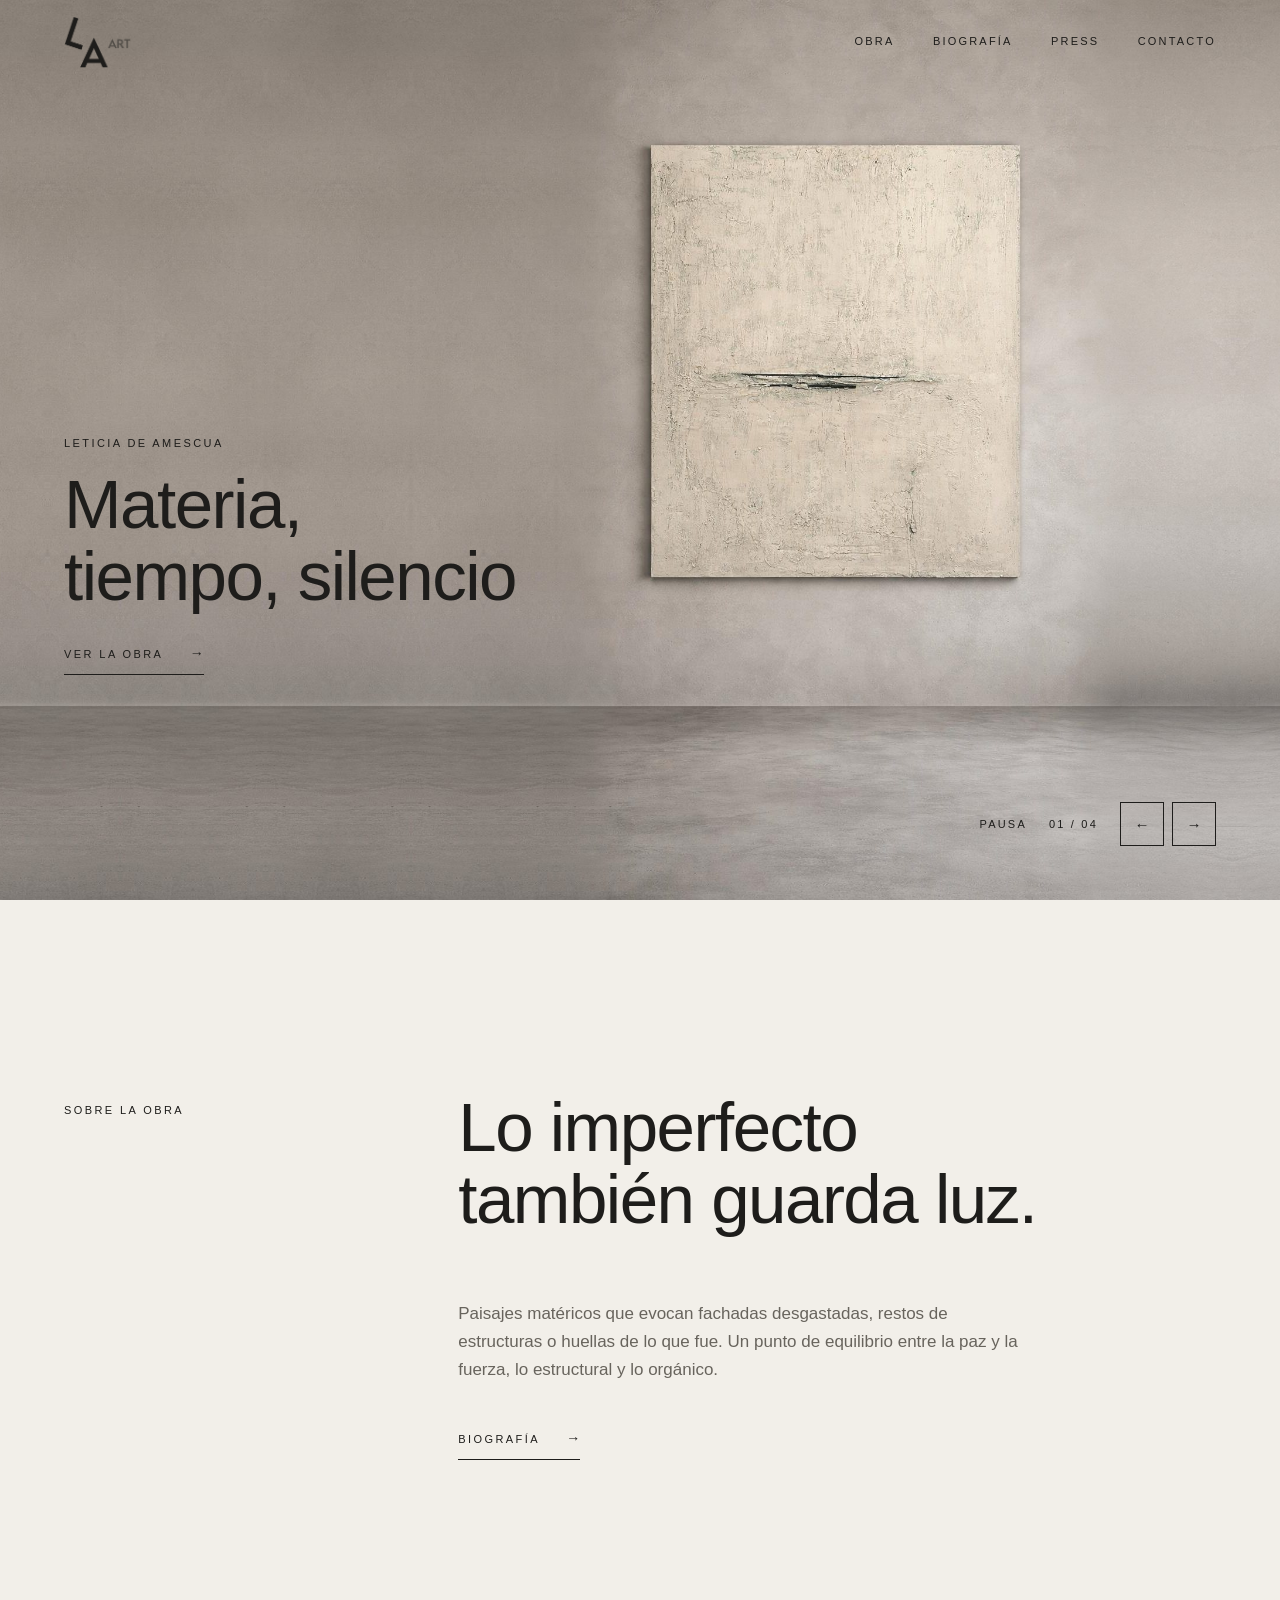
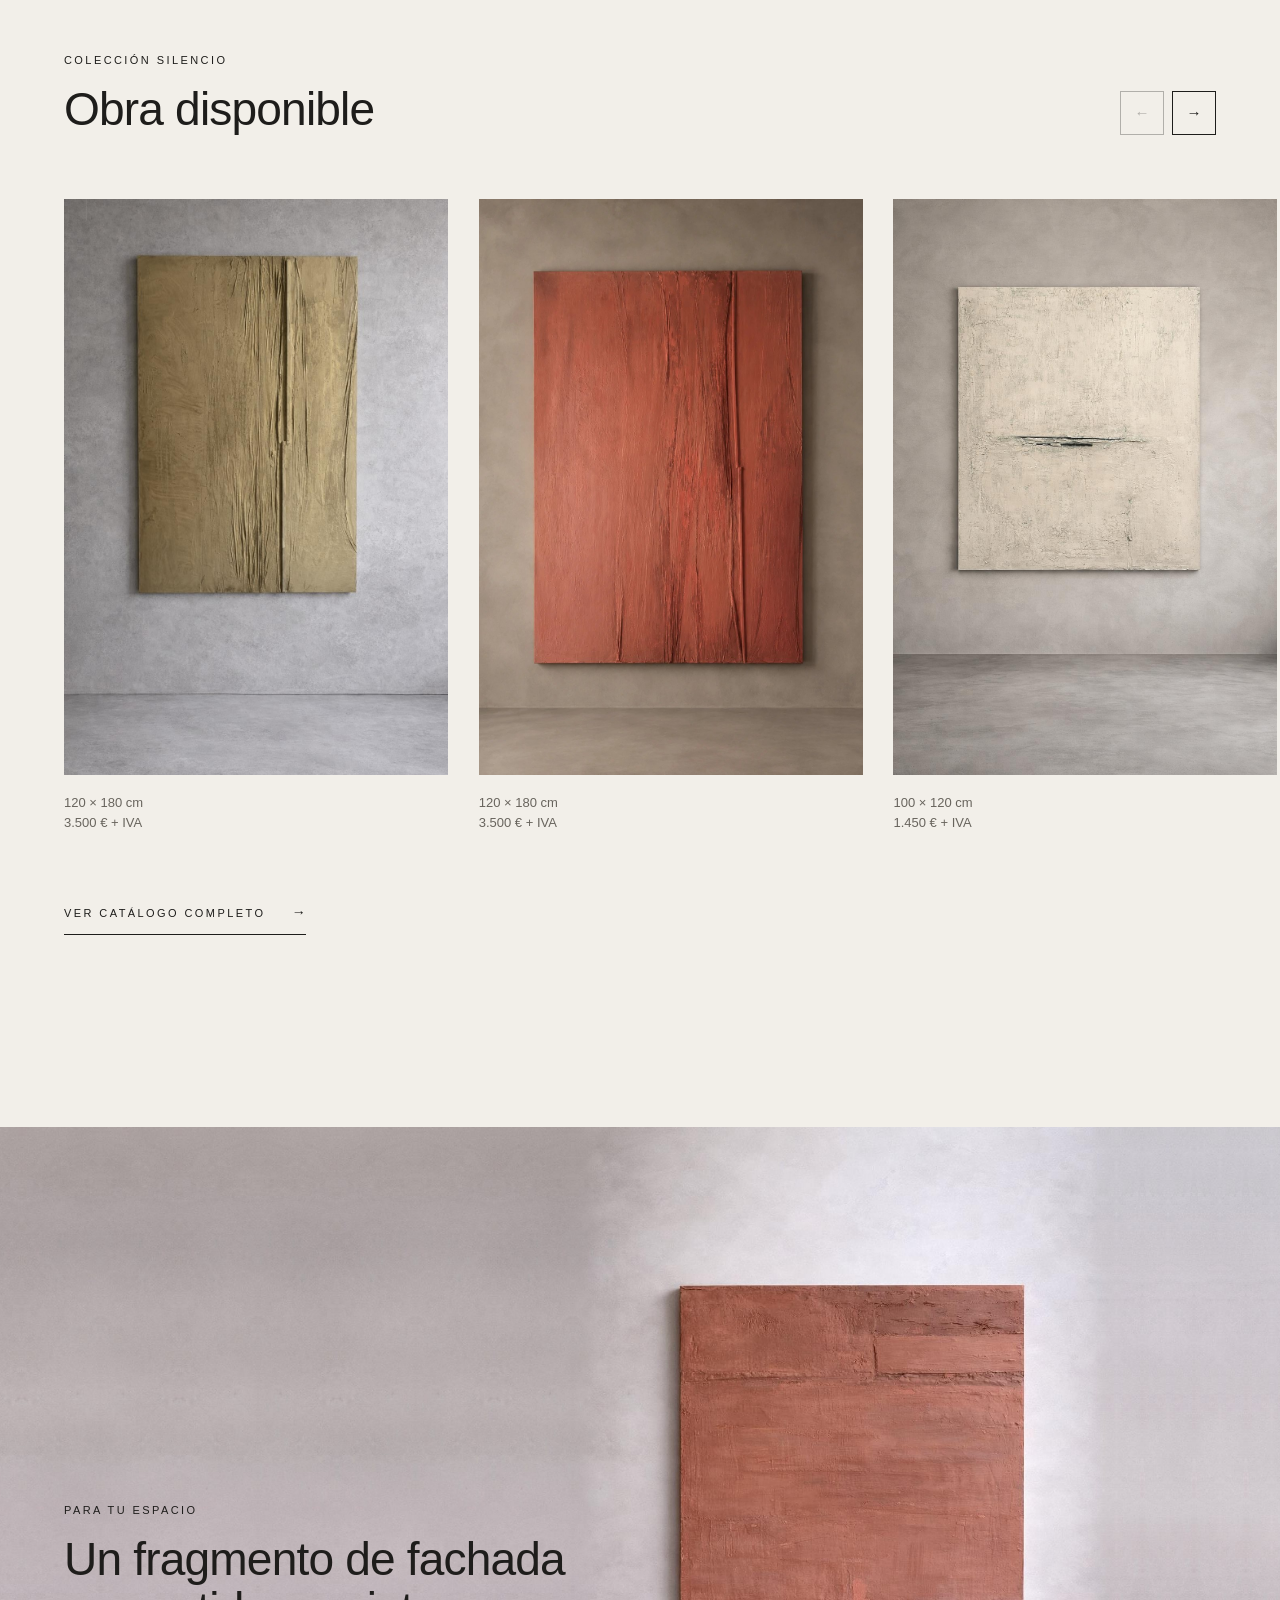
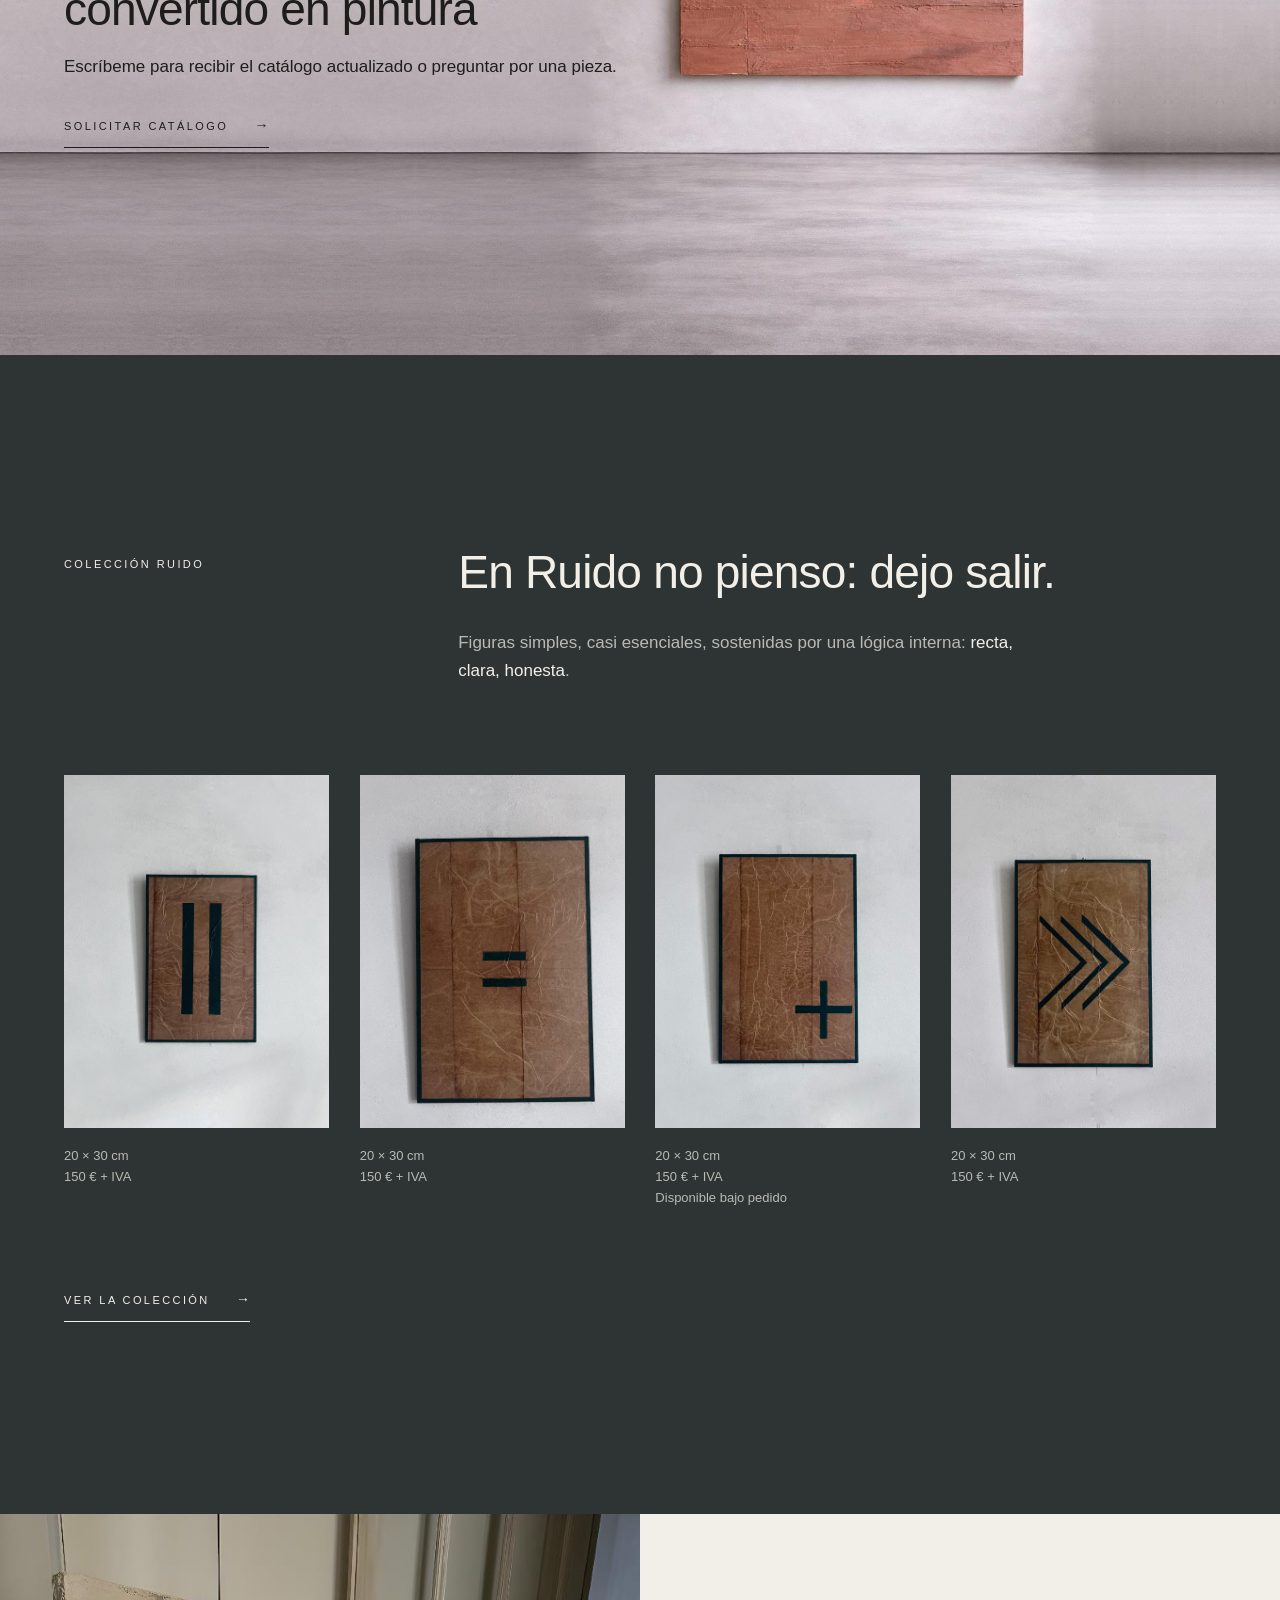
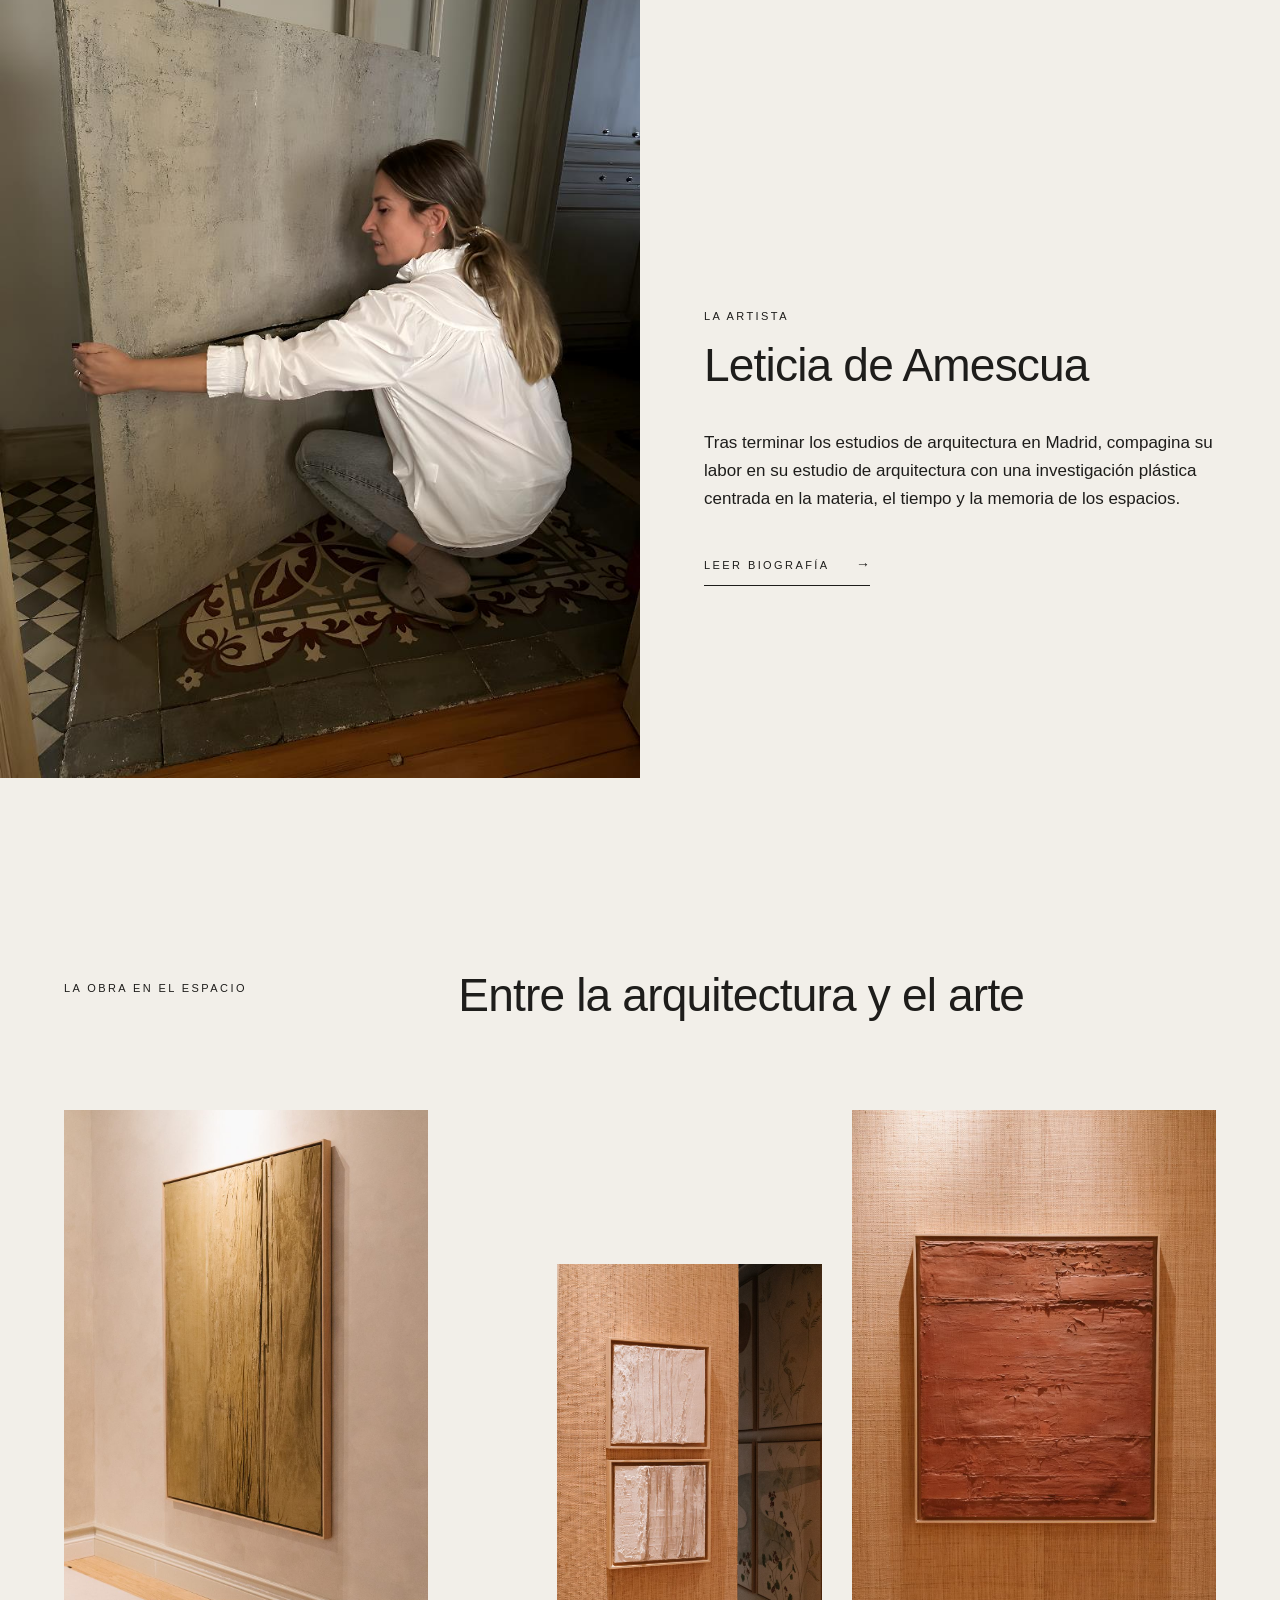
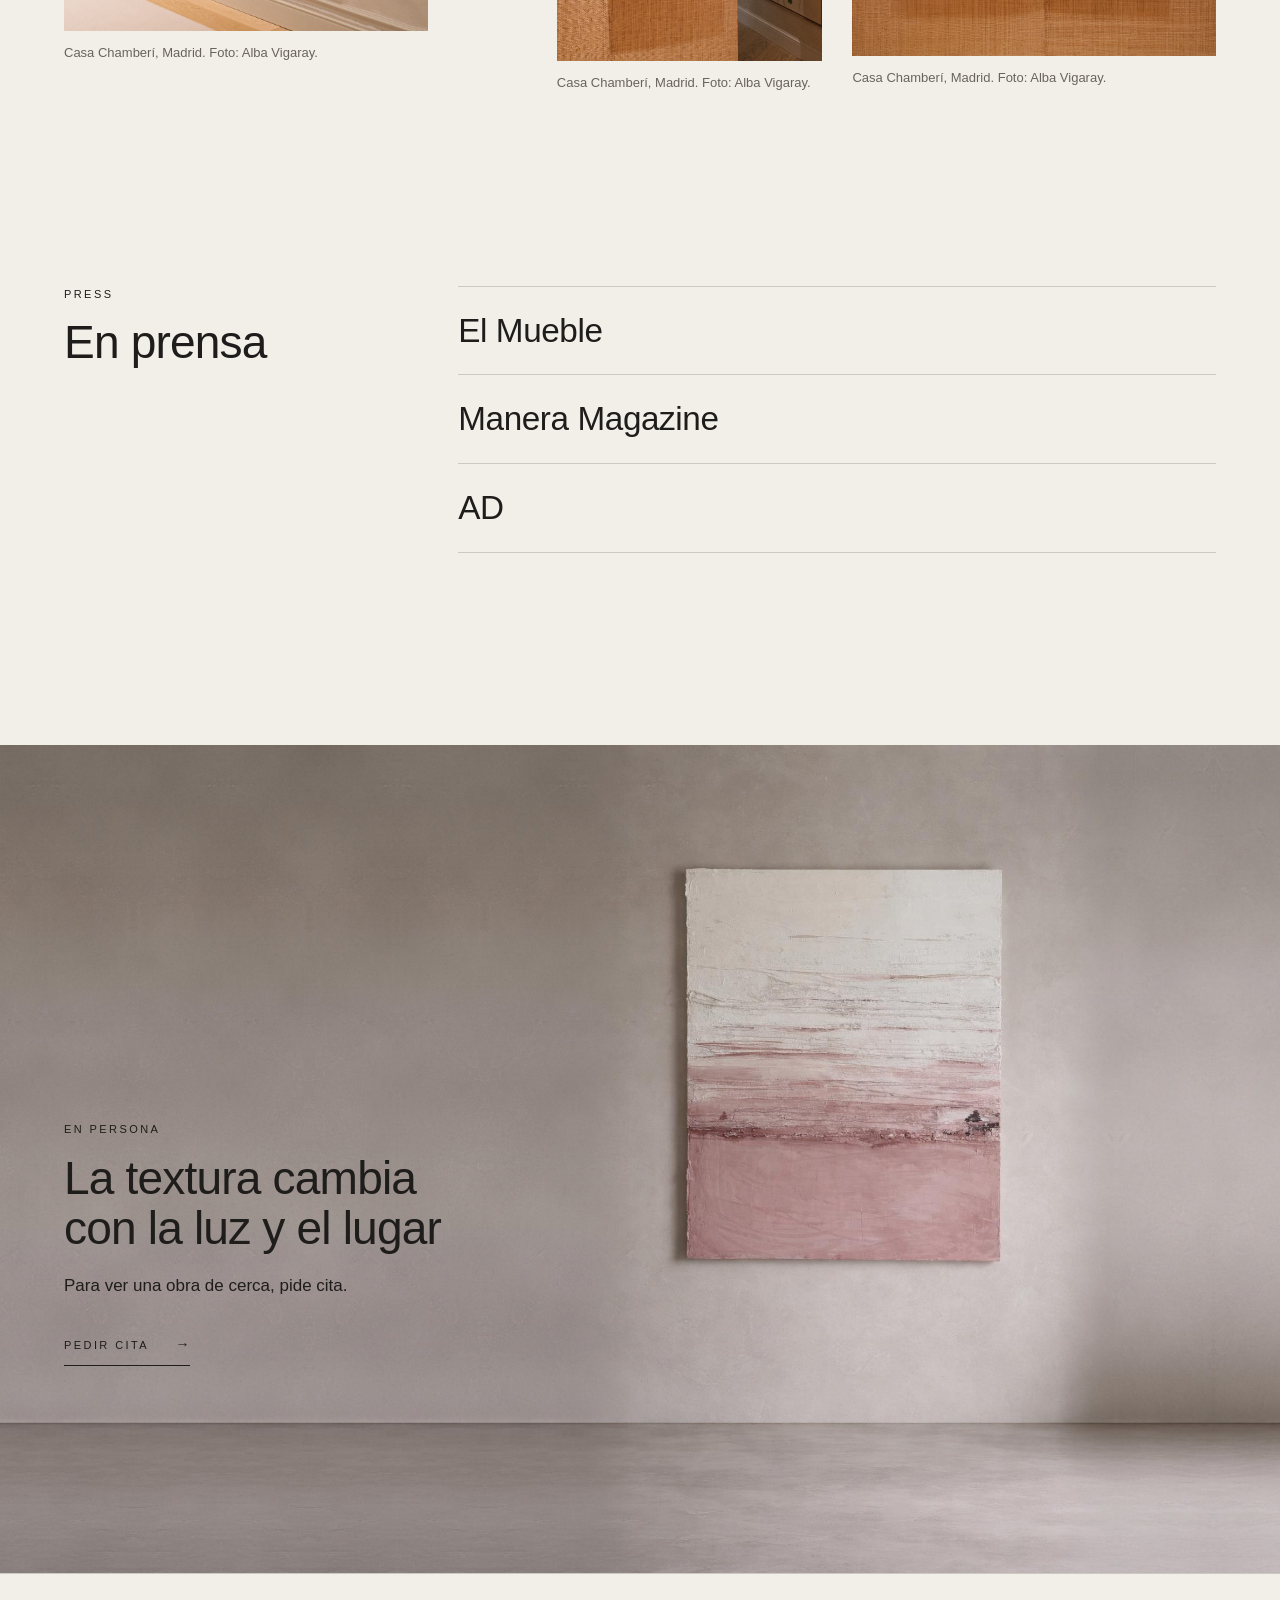
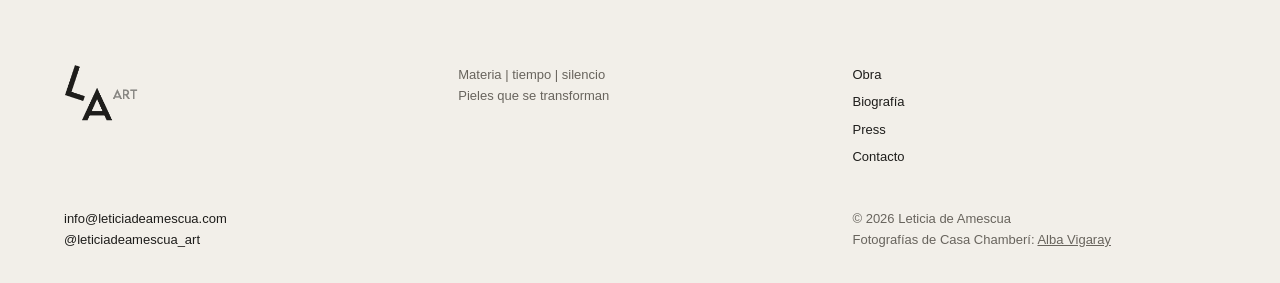
<file: index.html>
<!doctype html>
<html lang="es">
<head>
<meta charset="utf-8">
<meta name="viewport" content="width=device-width, initial-scale=1">
<title>Leticia de Amescua | Materia, tiempo, silencio</title>
<meta name="description" content="Leticia de Amescua, arquitecta y artista. Paisajes matéricos que evocan fachadas desgastadas, restos de estructuras y huellas del tiempo.">
<link rel="icon" href="img/logo-tinta.png">
<link rel="stylesheet" href="css/estilos.css">
<script>document.documentElement.classList.add('js')</script>
</head>
<body data-pagina="inicio" data-transparente>
<main id="contenido">

  <section class="hero" aria-label="Obra destacada">
    <div class="hero-lamina activa">
      <picture>
        <source media="(min-width: 861px)" srcset="img/hero/soporte.jpg">
        <img src="img/obra/soporte.jpg" alt="Soporte, colgado en un muro amplio y vacío">
      </picture>
    </div>
    <div class="hero-lamina">
      <picture>
        <source media="(min-width: 861px)" srcset="img/hero/pliegue.jpg">
        <img src="img/obra/pliegue.jpg" alt="Pliegue, colgado en un muro amplio y vacío" loading="lazy">
      </picture>
    </div>
    <div class="hero-lamina">
      <picture>
        <source media="(min-width: 861px)" srcset="img/hero/junta.jpg">
        <img src="img/obra/junta.jpg" alt="Junta, colgado en un muro amplio y vacío" loading="lazy">
      </picture>
    </div>
    <div class="hero-lamina">
      <picture>
        <source media="(min-width: 861px)" srcset="img/hero/veladura.jpg">
        <img src="img/obra/veladura.jpg" alt="Veladura, colgado en un muro amplio y vacío" loading="lazy">
      </picture>
    </div>
    <div class="hero-texto">
      <p class="eyebrow">Leticia de Amescua</p>
      <h1 class="titulo">Materia, tiempo, silencio</h1>
      <a class="enlace" href="obra.html">Ver la obra</a>
    </div>
    <div class="hero-mandos">
      <button class="boton-pausa" type="button" data-pausa>Pausa</button>
      <span data-cuenta aria-live="off">01 / 04</span>
      <span class="flechas">
        <button class="flecha" type="button" data-ant aria-label="Obra anterior">←</button>
        <button class="flecha" type="button" data-sig aria-label="Obra siguiente">→</button>
      </span>
    </div>
  </section>

  <section class="seccion rejilla declaracion revela">
    <p class="eyebrow">Sobre la obra</p>
    <div class="declaracion-texto">
      <h2 class="titulo">Lo imperfecto también guarda luz.</h2>
      <p class="lectura">Paisajes matéricos que evocan fachadas desgastadas, restos de estructuras o huellas de lo que fue. Un punto de equilibrio entre la paz y la fuerza, lo estructural y lo orgánico.</p>
      <a class="enlace" href="biografia.html">Biografía</a>
    </div>
  </section>

  <section class="zona-obra" data-carrusel aria-labelledby="t-disponible">
    <div class="obra-cabeza revela">
      <div>
        <p class="eyebrow">Colección Silencio</p>
        <h2 class="titulo-m" id="t-disponible">Obra disponible</h2>
      </div>
      <div class="flechas">
        <button class="flecha" type="button" data-ant aria-label="Obras anteriores">←</button>
        <button class="flecha" type="button" data-sig aria-label="Más obras">→</button>
      </div>
    </div>
    <div class="carrusel" tabindex="0" aria-label="Obras disponibles" data-disponibles></div>
    <p class="zona-obra-pie"><a class="enlace" href="catalogo.html?c=silencio">Ver catálogo completo</a></p>
  </section>

  <section class="banda" aria-labelledby="t-fragmento">
    <picture>
      <source media="(min-width: 861px)" srcset="img/hero/contencion.jpg">
      <img src="img/obra/contencion.jpg" alt="Contención, colgado en un muro amplio y vacío" loading="lazy">
    </picture>
    <div class="banda-texto">
      <p class="eyebrow">Para tu espacio</p>
      <h2 class="titulo-m" id="t-fragmento">Un fragmento de fachada convertido en pintura</h2>
      <p class="lectura">Escríbeme para recibir el catálogo actualizado o preguntar por una pieza.</p>
      <a class="enlace" href="contacto.html?motivo=catalogo">Solicitar catálogo</a>
    </div>
  </section>

  <section class="seccion ruido" aria-labelledby="t-ruido">
    <div class="rejilla ruido-cabeza revela">
      <p class="eyebrow">Colección Ruido</p>
      <div>
        <h2 class="titulo-m" id="t-ruido">En Ruido no pienso: dejo salir.</h2>
        <p class="lectura">Figuras simples, casi esenciales, sostenidas por una lógica interna: <b>recta, clara, honesta</b>.</p>
      </div>
    </div>
    <div class="ruido-rejilla" data-obras="coleccion:Ruido"></div>
    <p class="ruido-pie"><a class="enlace" href="catalogo.html?c=ruido">Ver la colección</a></p>
  </section>

  <section class="partido" aria-labelledby="t-artista">
    <div class="partido-imagen"><img src="img/leticia-taller.jpg" alt="Leticia de Amescua sostiene un gran lienzo matérico en su estudio, sobre un suelo hidráulico" loading="lazy"></div>
    <div class="partido-texto revela">
      <p class="eyebrow">La artista</p>
      <h2 class="titulo-m" id="t-artista">Leticia de Amescua</h2>
      <div class="lectura">
        <p>Tras terminar los estudios de arquitectura en Madrid, compagina su labor en su estudio de arquitectura con una investigación plástica centrada en la materia, el tiempo y la memoria de los espacios.</p>
      </div>
      <a class="enlace" href="biografia.html">Leer biografía</a>
    </div>
  </section>

  <section class="seccion rejilla espacios" aria-labelledby="t-espacios">
    <p class="eyebrow revela">La obra en el espacio</p>
    <h2 class="titulo-m espacios-titulo revela" id="t-espacios">Entre la arquitectura y el arte</h2>
    <figure class="espacio e-a revela">
      <img src="img/sala/pliegue.jpg" alt="Pliegue en la exposición de Casa Chamberí" loading="lazy">
      <figcaption>Casa Chamberí, Madrid. Foto: Alba Vigaray.</figcaption>
    </figure>
    <figure class="espacio e-b revela">
      <img src="img/sala/velos-blanco.jpg" alt="Serie Velos en blanco en la exposición de Casa Chamberí" loading="lazy">
      <figcaption>Casa Chamberí, Madrid. Foto: Alba Vigaray.</figcaption>
    </figure>
    <figure class="espacio e-c revela">
      <img src="img/sala/contencion.jpg" alt="Contención en la exposición de Casa Chamberí" loading="lazy">
      <figcaption>Casa Chamberí, Madrid. Foto: Alba Vigaray.</figcaption>
    </figure>
  </section>

  <section class="seccion rejilla" style="padding-top:0" aria-labelledby="t-press">
    <div class="press-cabeza revela">
      <p class="eyebrow">Press</p>
      <h2 class="titulo-m" id="t-press">En prensa</h2>
    </div>
    <ul class="press-filas revela" data-prensa></ul>
  </section>

  <section class="banda" aria-labelledby="t-persona">
    <picture>
      <source media="(min-width: 861px)" srcset="img/hero/encuentro.jpg">
      <img src="img/obra/encuentro.jpg" alt="Encuentro, colgado en un muro amplio y vacío" loading="lazy">
    </picture>
    <div class="banda-texto">
      <p class="eyebrow">En persona</p>
      <h2 class="titulo-m" id="t-persona">La textura cambia con la luz y el lugar</h2>
      <p class="lectura">Para ver una obra de cerca, pide cita.</p>
      <a class="enlace" href="contacto.html?motivo=cita">Pedir cita</a>
    </div>
  </section>

</main>
<script src="js/datos.js"></script>
<script src="js/sitio.js"></script>
</body>
</html>
</file>
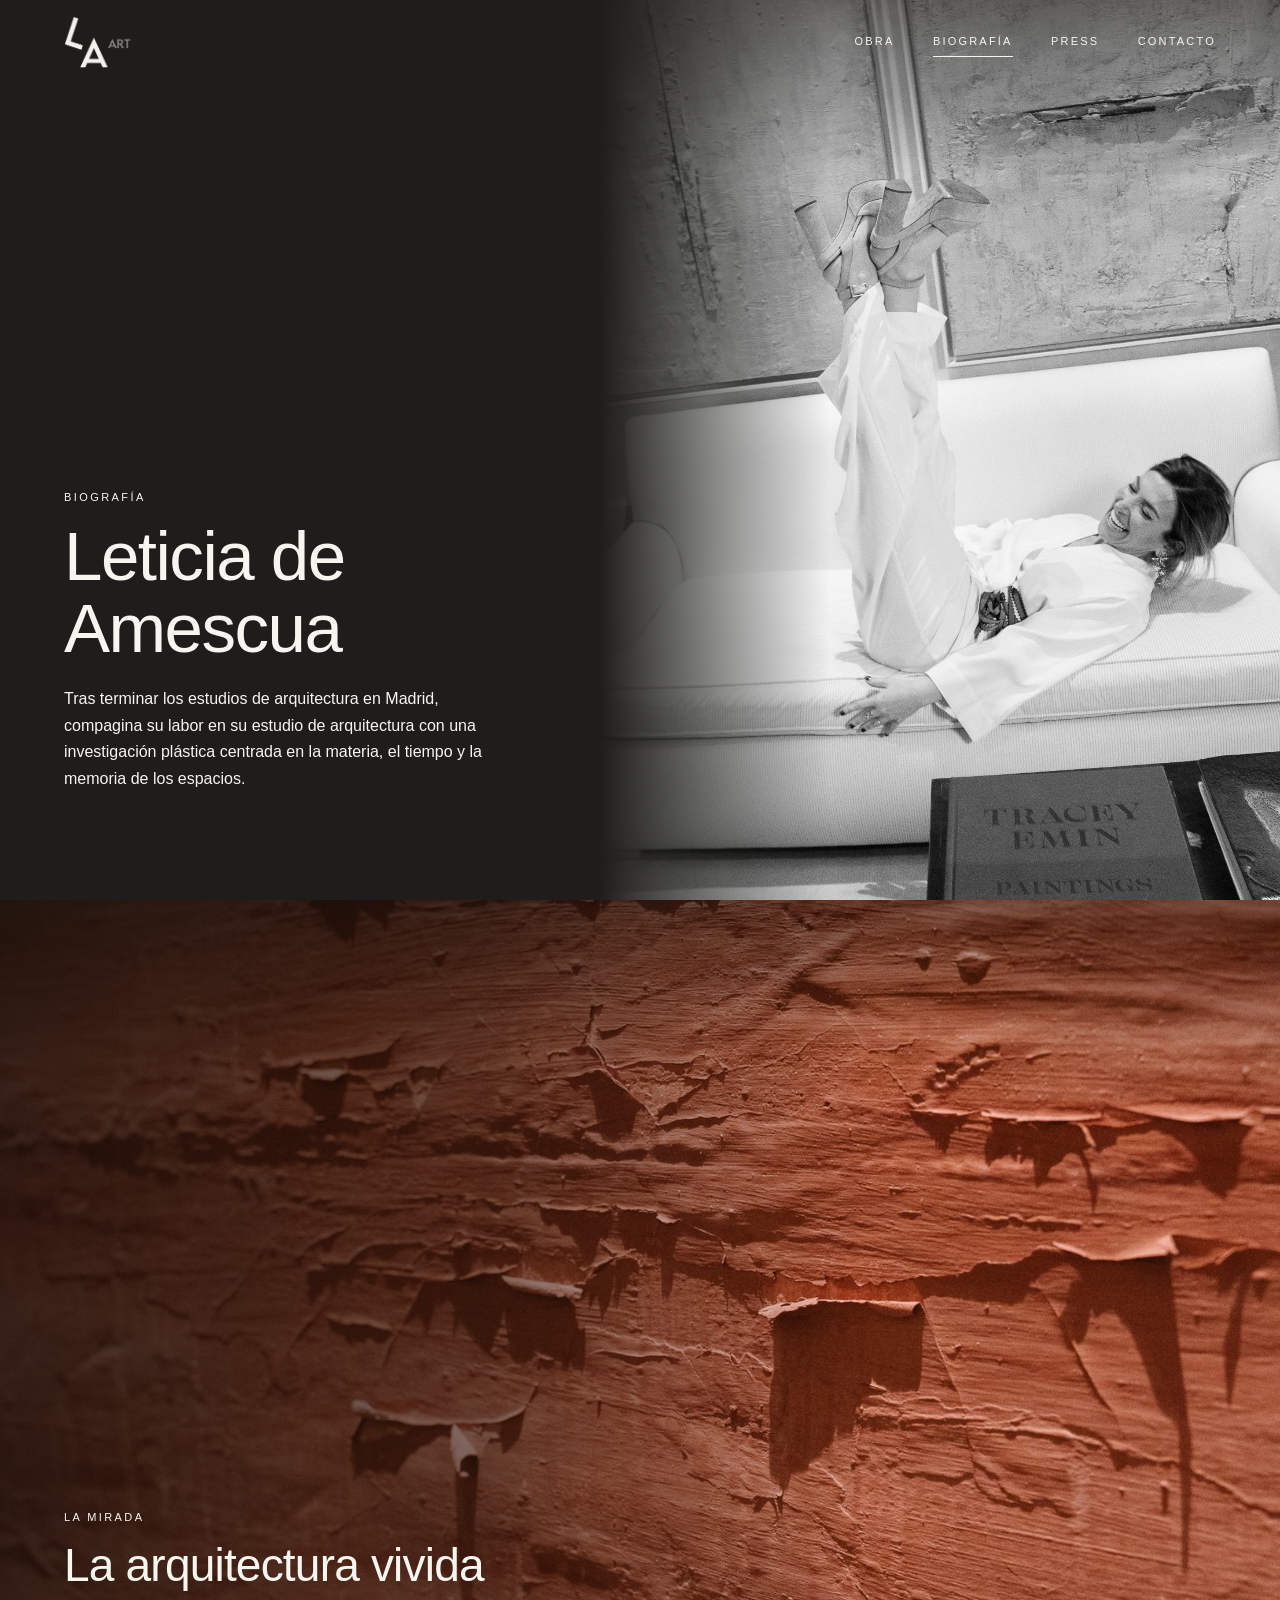
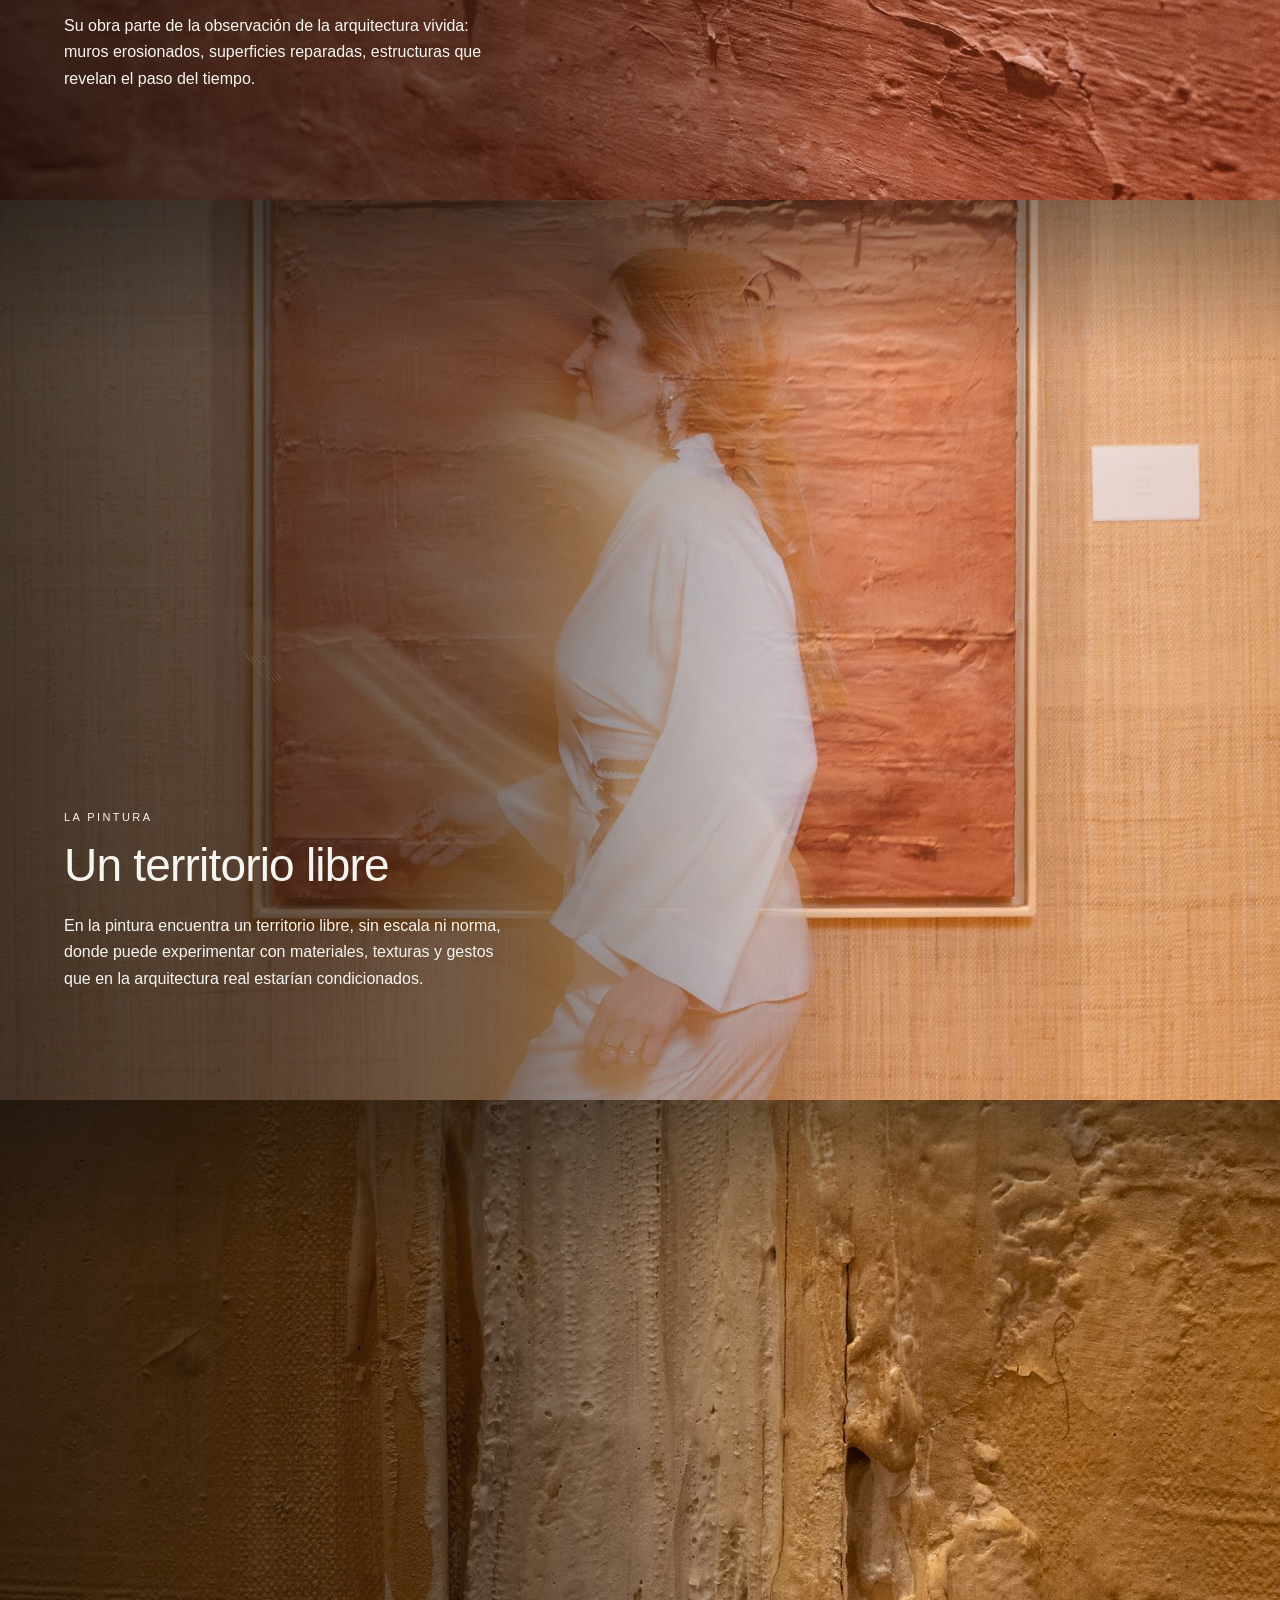
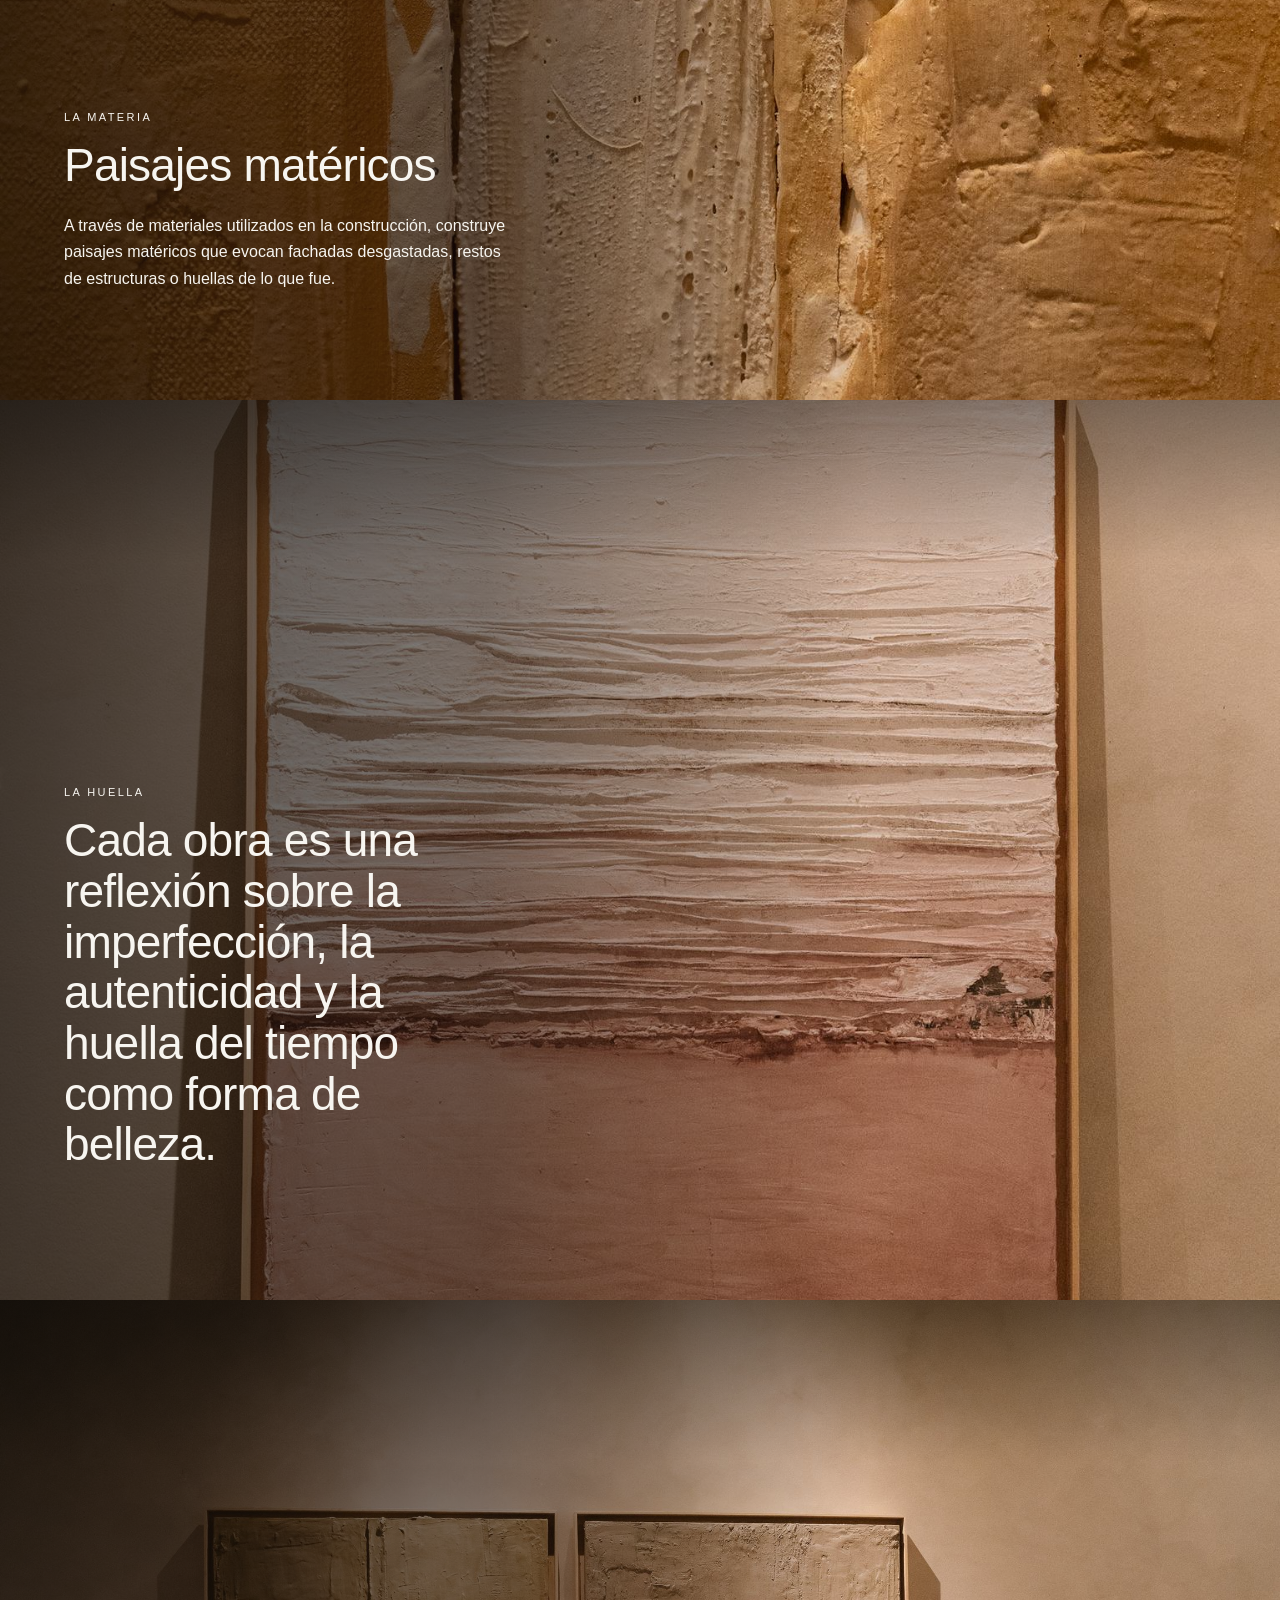
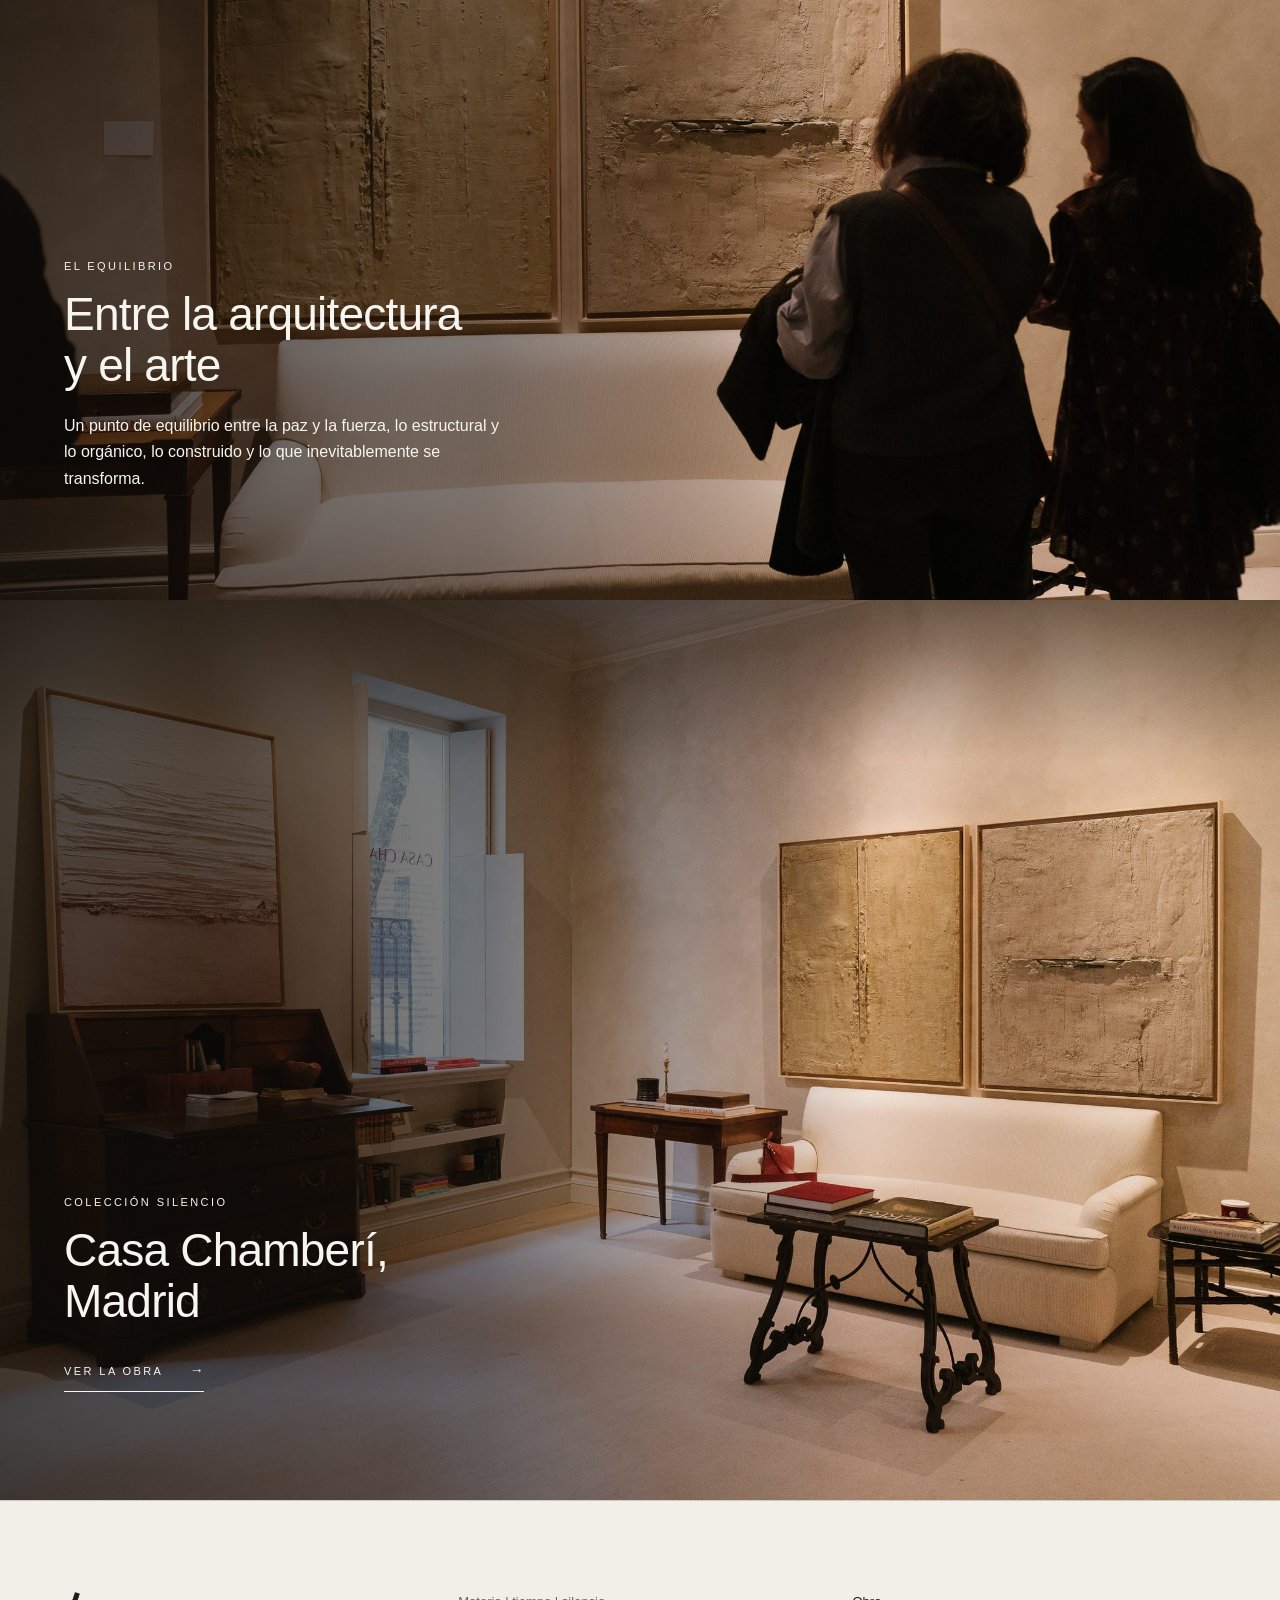
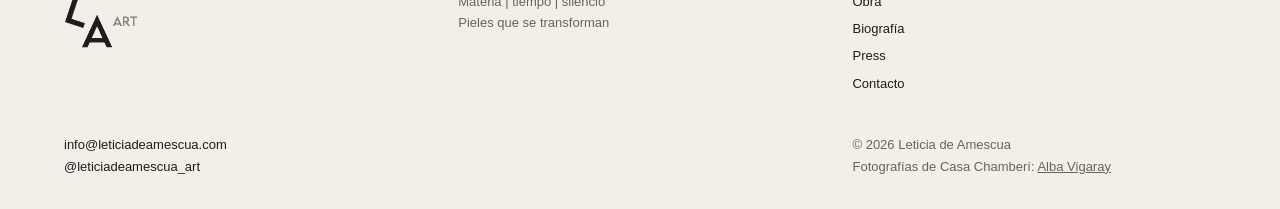
<file: biografia.html>
<!doctype html>
<html lang="es">
<head>
<meta charset="utf-8">
<meta name="viewport" content="width=device-width, initial-scale=1">
<title>Biografía | Leticia de Amescua</title>
<meta name="description" content="Leticia de Amescua compagina su estudio de arquitectura con una investigación plástica centrada en la materia, el tiempo y la memoria de los espacios.">
<link rel="icon" href="img/logo-tinta.png">
<link rel="stylesheet" href="css/estilos.css">
<script>document.documentElement.classList.add('js')</script>
</head>
<body data-pagina="biografia" data-cabecera="claro" data-transparente>
<main id="contenido" class="biografia">

  <article class="capitulo capitulo-retrato">
    <img src="img/fondo/leticia-sofa-risa.jpg" alt="Leticia de Amescua ríe tumbada en un sofá blanco, con las piernas en alto, bajo dos de sus obras" style="--pos:50% 40%">
    <div class="capitulo-texto">
      <p class="eyebrow">Biografía</p>
      <h1 class="titulo">Leticia de Amescua</h1>
      <p>Tras terminar los estudios de arquitectura en Madrid, compagina su labor en su estudio de arquitectura con una investigación plástica centrada en la materia, el tiempo y la memoria de los espacios.</p>
    </div>
  </article>

  <article class="capitulo">
    <img src="img/fondo/textura-contencion.jpg" alt="Superficie terracota erosionada, vista muy de cerca" style="--pos:50% 58%" loading="lazy">
    <div class="capitulo-texto">
      <p class="eyebrow">La mirada</p>
      <h2 class="titulo-m">La arquitectura vivida</h2>
      <p>Su obra parte de la observación de la arquitectura vivida: muros erosionados, superficies reparadas, estructuras que revelan el paso del tiempo.</p>
    </div>
  </article>

  <article class="capitulo">
    <img src="img/fondo/leticia-movimiento.jpg" alt="Leticia de Amescua pasa en movimiento delante de una de sus obras" style="--pos:50% 36%" loading="lazy">
    <div class="capitulo-texto">
      <p class="eyebrow">La pintura</p>
      <h2 class="titulo-m">Un territorio libre</h2>
      <p>En la pintura encuentra un territorio libre, sin escala ni norma, donde puede experimentar con materiales, texturas y gestos que en la arquitectura real estarían condicionados.</p>
    </div>
  </article>

  <article class="capitulo">
    <img src="img/fondo/textura-junta.jpg" alt="Junta vertical de materia en relieve sobre fondo ocre, vista muy de cerca" style="--pos:70% 55%" loading="lazy">
    <div class="capitulo-texto">
      <p class="eyebrow">La materia</p>
      <h2 class="titulo-m">Paisajes matéricos</h2>
      <p>A través de materiales utilizados en la construcción, construye paisajes matéricos que evocan fachadas desgastadas, restos de estructuras o huellas de lo que fue.</p>
    </div>
  </article>

  <article class="capitulo">
    <img src="img/fondo/encuentro-sala.jpg" alt="Encuentro, estratos de blanco a rosa, colgado sobre un escritorio antiguo" style="--pos:50% 22%" loading="lazy">
    <div class="capitulo-texto">
      <p class="eyebrow">La huella</p>
      <h2 class="titulo-m">Cada obra es una reflexión sobre la imperfección, la autenticidad y la huella del tiempo como forma de belleza.</h2>
    </div>
  </article>

  <article class="capitulo">
    <img src="img/fondo/visitantes.jpg" alt="Dos visitantes de espaldas contemplan Grieta y Soporte" style="--pos:60% 40%" loading="lazy">
    <div class="capitulo-texto">
      <p class="eyebrow">El equilibrio</p>
      <h2 class="titulo-m">Entre la arquitectura y el arte</h2>
      <p>Un punto de equilibrio entre la paz y la fuerza, lo estructural y lo orgánico, lo construido y lo que inevitablemente se transforma.</p>
    </div>
  </article>

  <article class="capitulo">
    <img src="img/fondo/sala-completa.jpg" alt="Sala de Casa Chamberí con tres obras de la colección Silencio" loading="lazy">
    <div class="capitulo-texto">
      <p class="eyebrow">Colección Silencio</p>
      <h2 class="titulo-m">Casa Chamberí, Madrid</h2>
      <a class="enlace" href="obra.html">Ver la obra</a>
    </div>
  </article>
</main>
<script src="js/datos.js"></script>
<script src="js/sitio.js"></script>
</body>
</html>
</file>
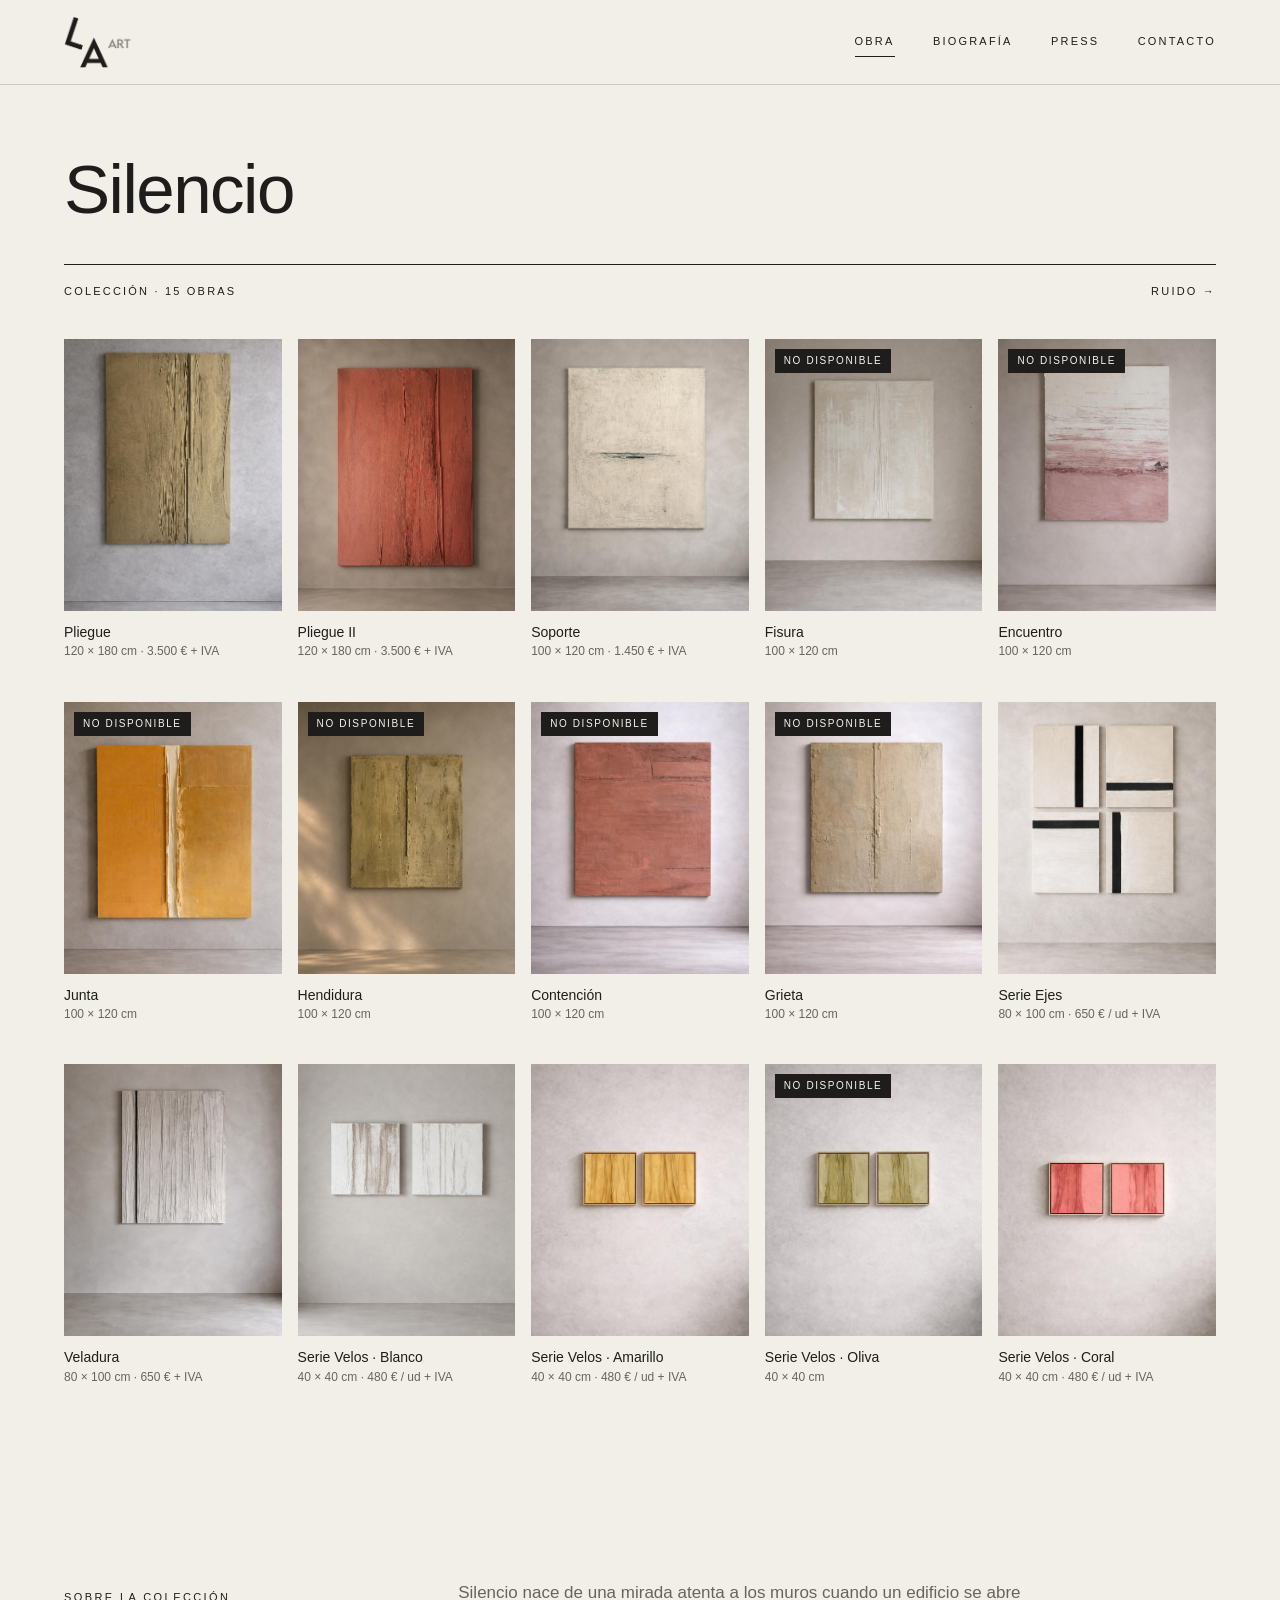
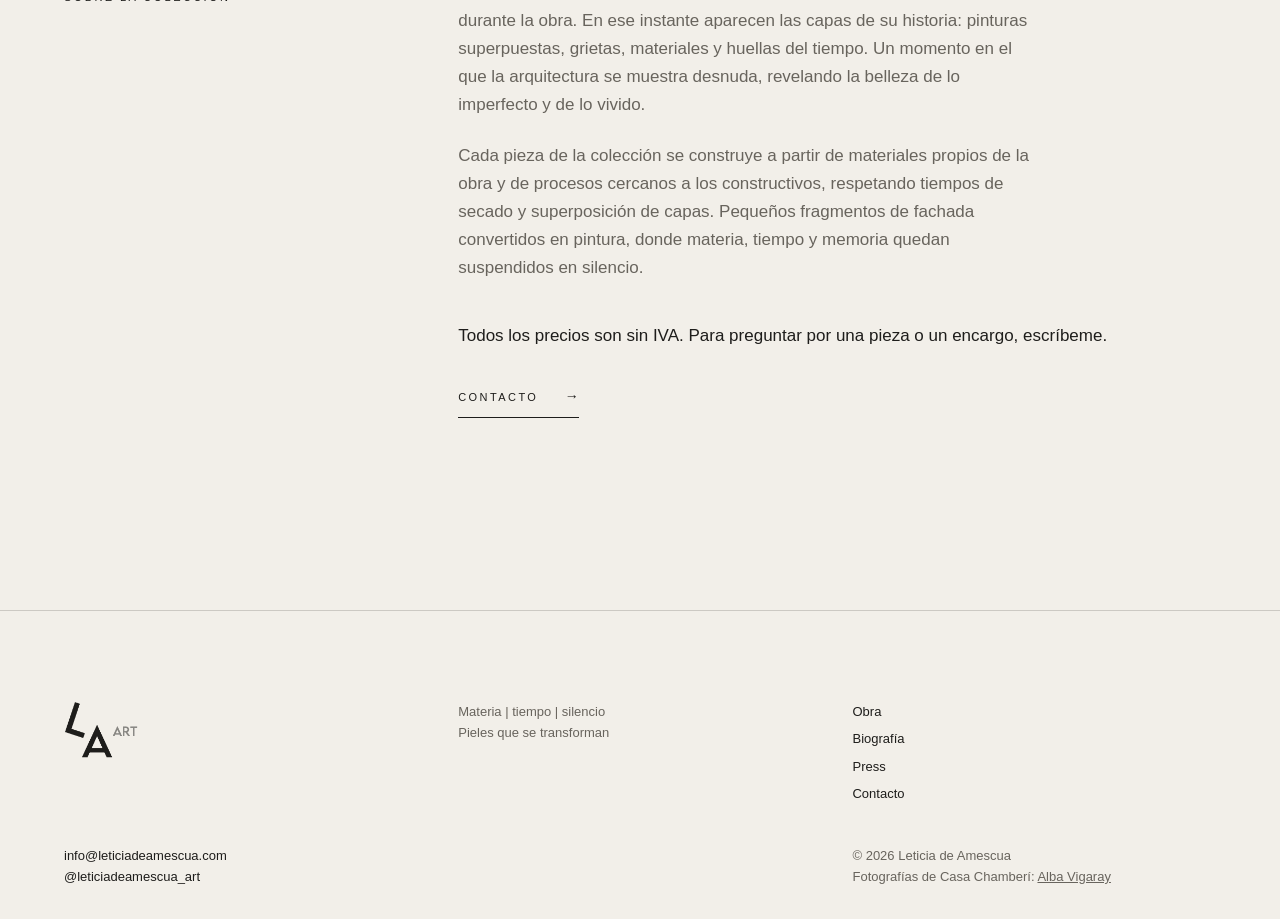
<file: catalogo.html>
<!doctype html>
<html lang="es">
<head>
<meta charset="utf-8">
<meta name="viewport" content="width=device-width, initial-scale=1">
<title>Catálogo | Leticia de Amescua</title>
<meta name="description" content="Catálogo de obra de Leticia de Amescua, con medidas, precios y disponibilidad.">
<link rel="icon" href="img/logo-tinta.png">
<link rel="stylesheet" href="css/estilos.css">
<script>document.documentElement.classList.add('js')</script>
</head>
<body data-pagina="obra">
<main id="contenido" class="muestrario-pagina" data-catalogo></main>
<script src="js/datos.js"></script>
<script src="js/sitio.js"></script>
</body>
</html>
</file>
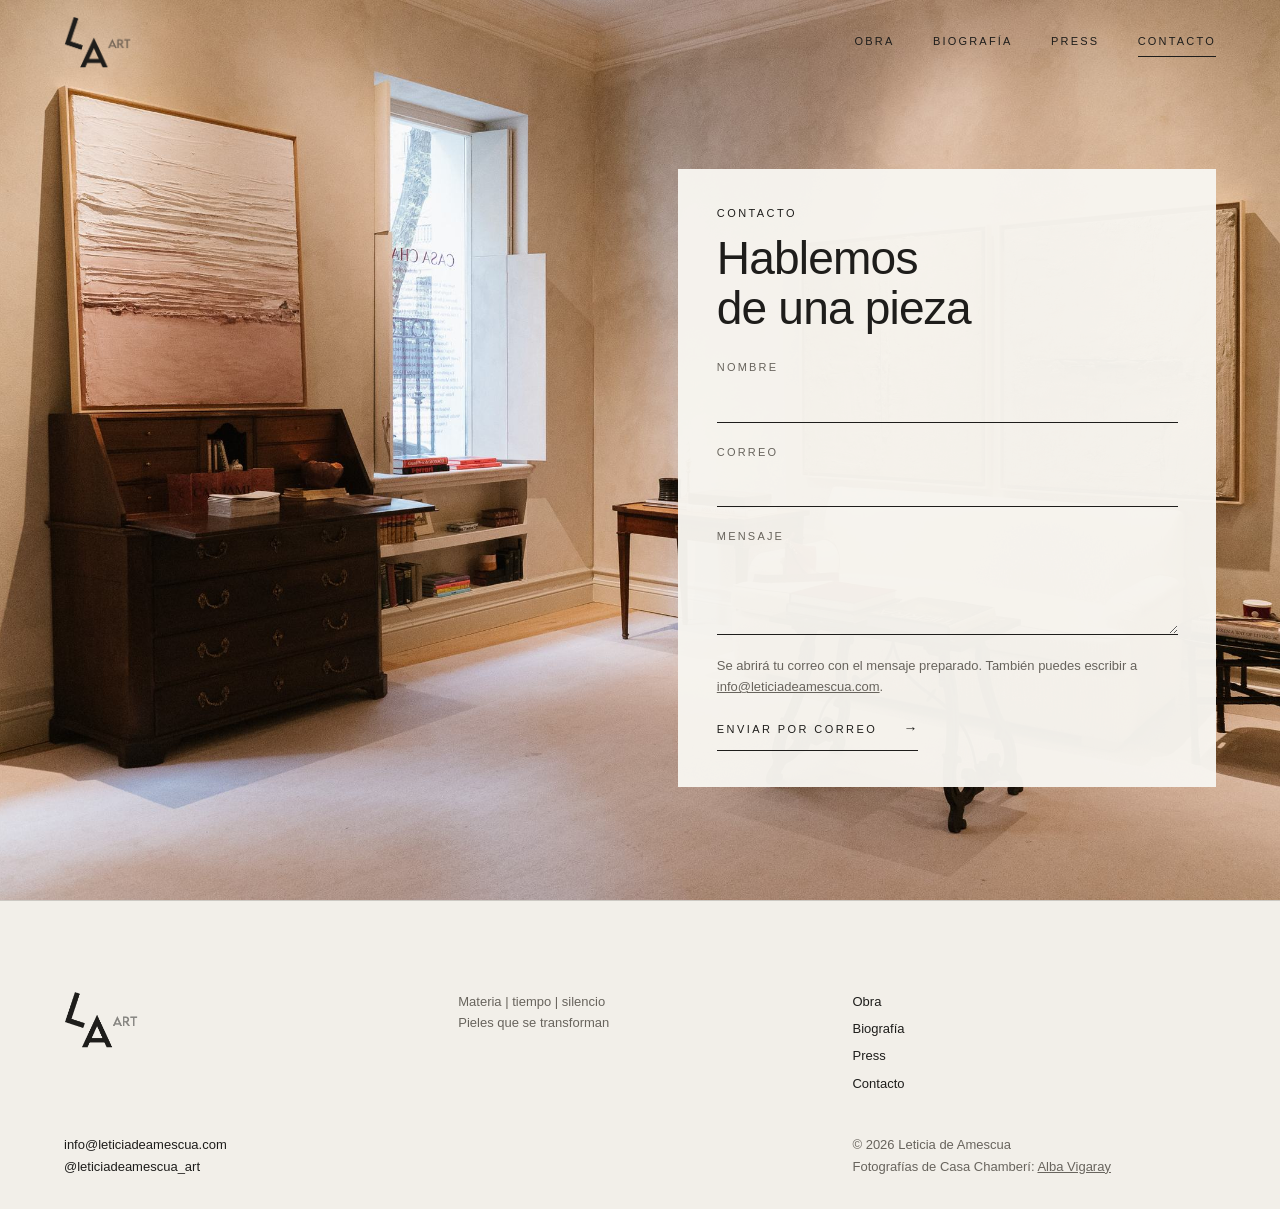
<file: contacto.html>
<!doctype html>
<html lang="es">
<head>
<meta charset="utf-8">
<meta name="viewport" content="width=device-width, initial-scale=1">
<title>Contacto | Leticia de Amescua</title>
<meta name="description" content="Escribe a Leticia de Amescua para preguntar por una obra o recibir el catálogo.">
<link rel="icon" href="img/logo-tinta.png">
<link rel="stylesheet" href="css/estilos.css">
<script>document.documentElement.classList.add('js')</script>
</head>
<body data-pagina="contacto" data-transparente>
<main id="contenido" class="foto-pagina contacto-pagina">
  <img class="fondo" src="img/fondo/sala-completa.jpg" alt="Sala de Casa Chamberí con tres obras de la colección Silencio" style="--pos:30% 50%">
  <section class="panel">
    <div>
      <p class="eyebrow">Contacto</p>
      <h1 class="titulo-m">Hablemos de una pieza</h1>
    </div>
    <form class="formulario" data-form>
      <div class="campo"><label for="f-nombre">Nombre</label><input id="f-nombre" name="nombre" autocomplete="name" required></div>
      <div class="campo"><label for="f-correo">Correo</label><input id="f-correo" name="correo" type="email" autocomplete="email" required></div>
      <div class="campo"><label for="f-mensaje">Mensaje</label><textarea id="f-mensaje" name="mensaje" required></textarea></div>
      <p class="nota" data-nota></p>
      <button class="enlace" type="submit" data-enviar>Enviar</button>
      <p class="aviso" role="status" data-aviso></p>
    </form>
  </section>
</main>
<script src="js/datos.js"></script>
<script src="js/sitio.js"></script>
</body>
</html>
</file>
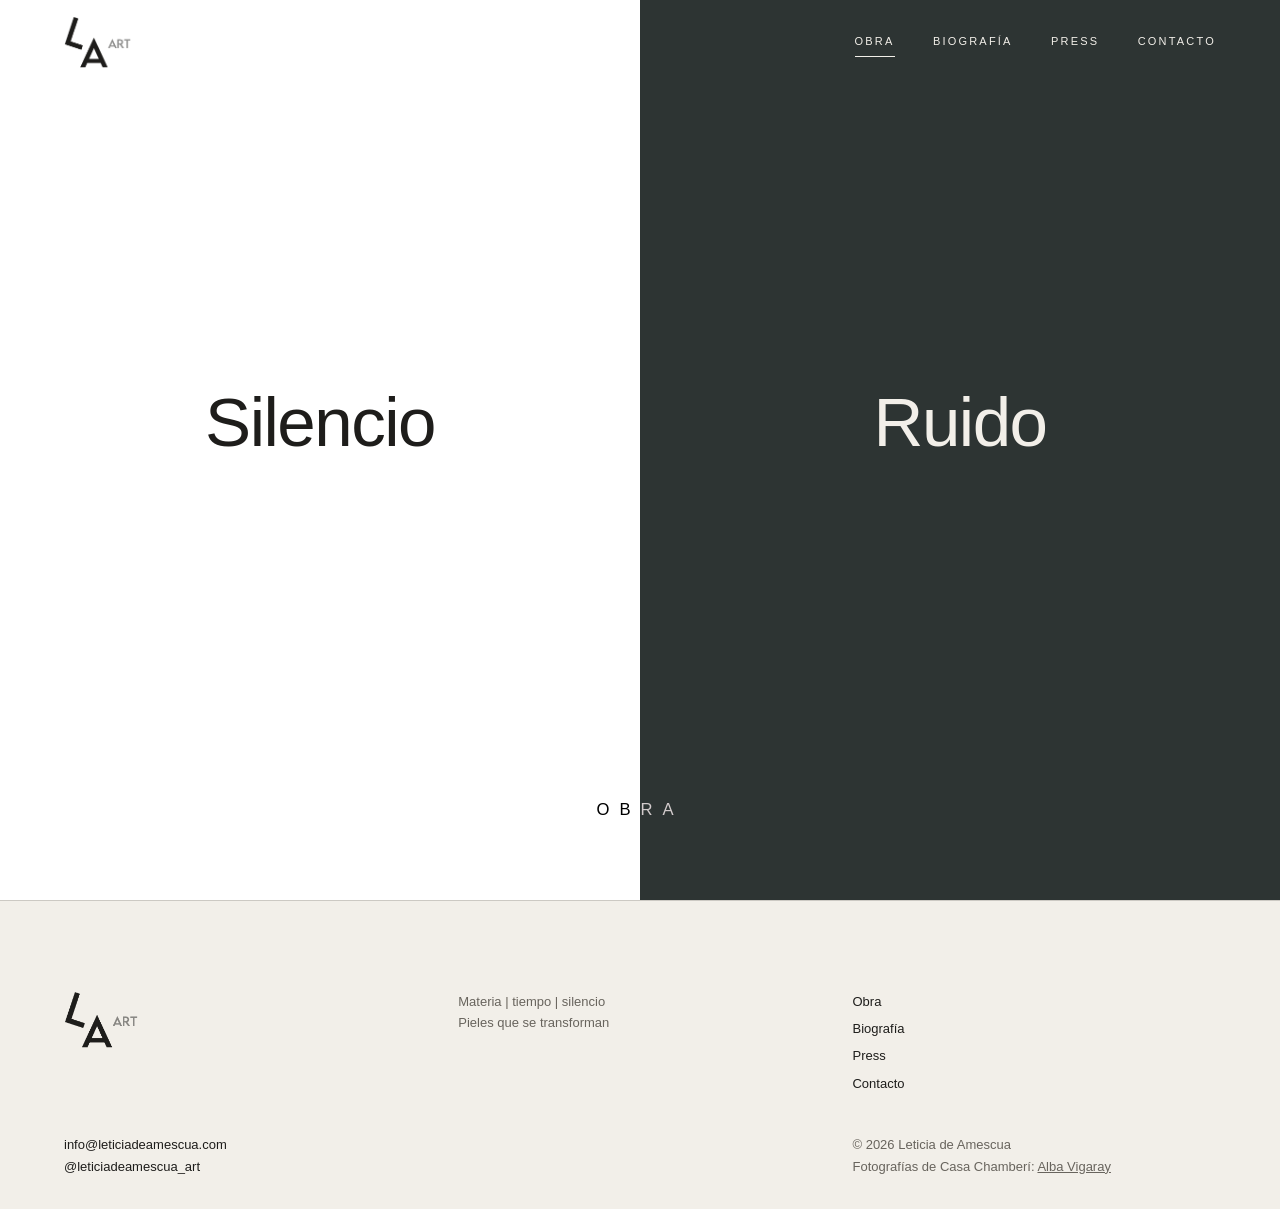
<file: obra.html>
<!doctype html>
<html lang="es">
<head>
<meta charset="utf-8">
<meta name="viewport" content="width=device-width, initial-scale=1">
<title>Obra | Leticia de Amescua</title>
<meta name="description" content="Las dos colecciones de Leticia de Amescua: Silencio y Ruido.">
<link rel="icon" href="img/logo-tinta.png">
<link rel="stylesheet" href="css/estilos.css">
<script>document.documentElement.classList.add('js')</script>
</head>
<body data-pagina="obra" data-transparente data-partida>
<main id="contenido" class="partida">
  <h1 class="partida-titulo">Obra</h1>
  <a class="mitad mitad-silencio" href="catalogo.html?c=silencio">
    <span class="mitad-nombre">Silencio</span>
    <span class="mitad-ver">Ver colección</span>
  </a>
  <a class="mitad mitad-ruido" href="catalogo.html?c=ruido">
    <span class="mitad-nombre">Ruido</span>
    <span class="mitad-ver">Ver colección</span>
  </a>
</main>
<script src="js/datos.js"></script>
<script src="js/sitio.js"></script>
</body>
</html>
</file>
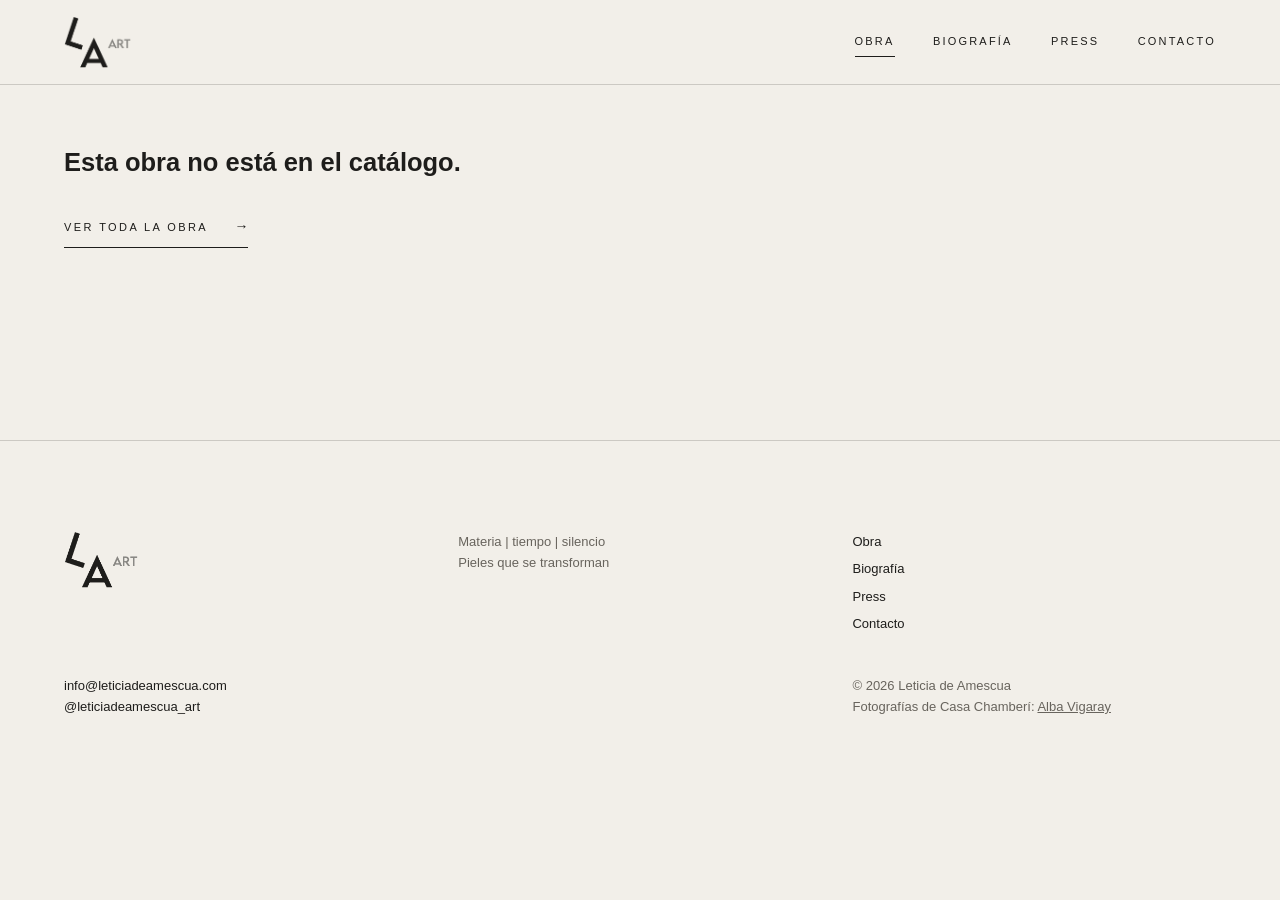
<file: pieza.html>
<!doctype html>
<html lang="es">
<head>
<meta charset="utf-8">
<meta name="viewport" content="width=device-width, initial-scale=1">
<title>Obra | Leticia de Amescua</title>
<link rel="icon" href="img/logo-tinta.png">
<link rel="stylesheet" href="css/estilos.css">
<script>document.documentElement.classList.add('js')</script>
</head>
<body data-pagina="obra">
<main id="contenido" class="interior" style="padding-top:clamp(112px,11vw,160px)">
  <article class="pieza" data-pieza></article>
</main>
<script src="js/datos.js"></script>
<script src="js/sitio.js"></script>
</body>
</html>
</file>
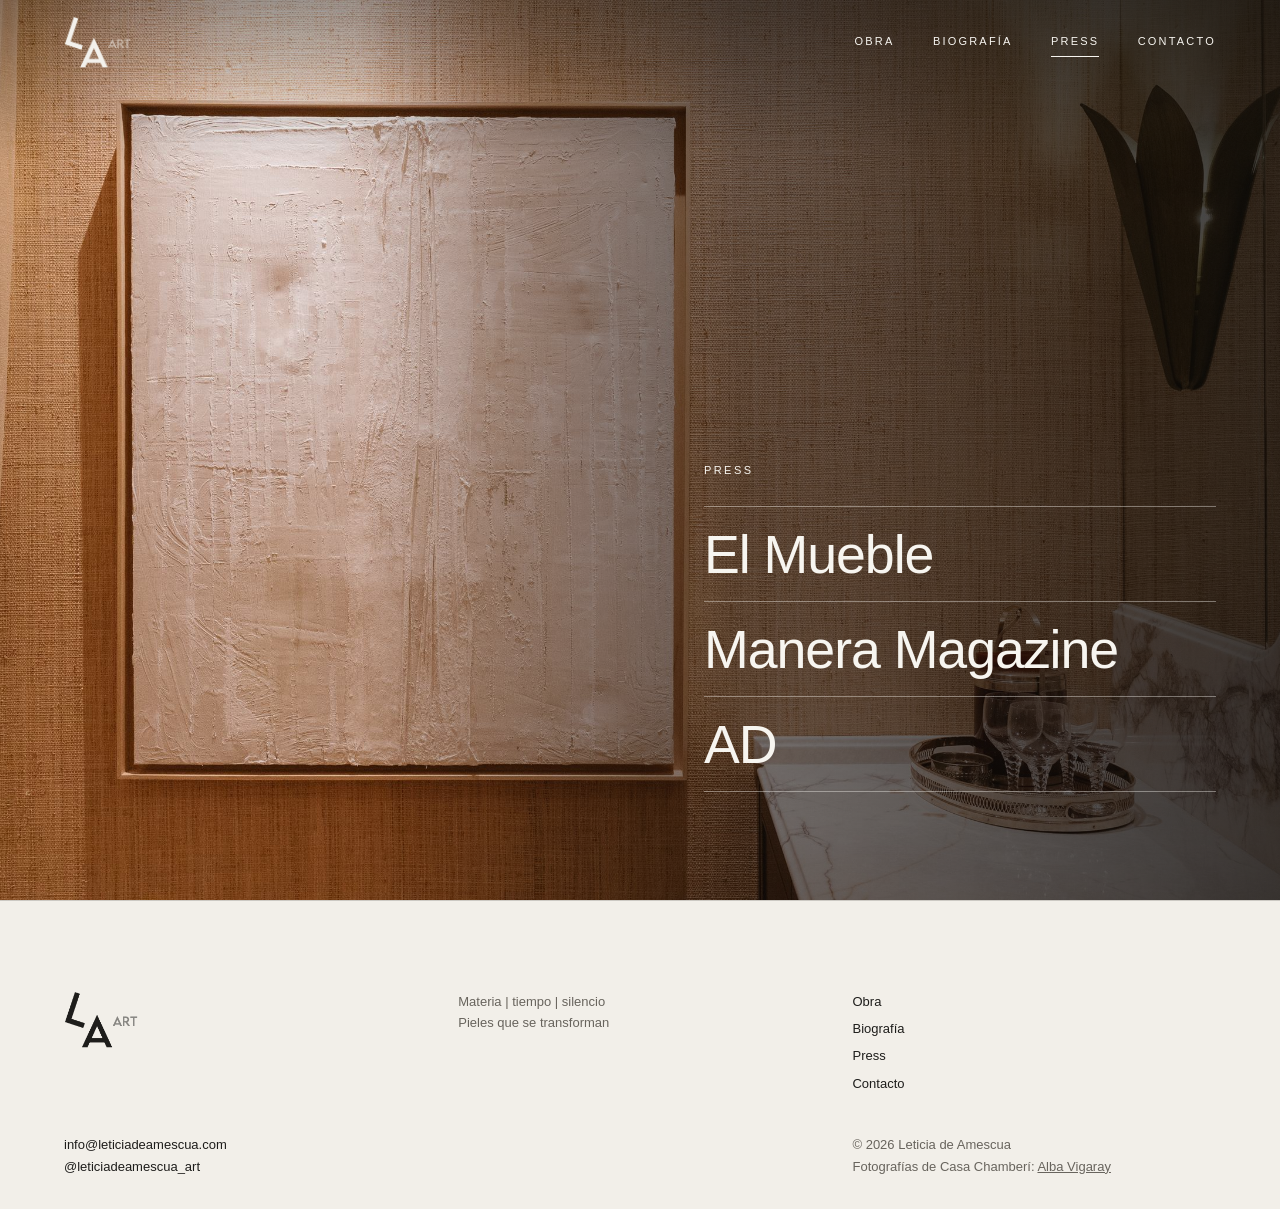
<file: prensa.html>
<!doctype html>
<html lang="es">
<head>
<meta charset="utf-8">
<meta name="viewport" content="width=device-width, initial-scale=1">
<title>Press | Leticia de Amescua</title>
<meta name="description" content="La obra de Leticia de Amescua en El Mueble, Manera Magazine y AD.">
<link rel="icon" href="img/logo-tinta.png">
<link rel="stylesheet" href="css/estilos.css">
<script>document.documentElement.classList.add('js')</script>
</head>
<body data-pagina="press" data-cabecera="claro" data-transparente>
<main id="contenido" class="foto-pagina press">
  <img class="fondo" src="img/fondo/fisura-sala.jpg" alt="Fisura colgado en un muro de fibra natural, junto a un aplique dorado" style="--pos:30% 50%">
  <div class="press-texto">
    <h1 class="eyebrow">Press</h1>
    <ul class="press-lista" data-prensa></ul>
  </div>
</main>
<script src="js/datos.js"></script>
<script src="js/sitio.js"></script>
</body>
</html>
</file>
<file: css/estilos.css>
/* ------------------------------------------------------------------
   TIPOGRAFÍA PROVISIONAL
   Está pendiente de decidir. Cambiando estas dos líneas cambia toda la web.
   ------------------------------------------------------------------ */
:root {
  --f-display: "Helvetica Neue", Helvetica, Arial, sans-serif;
  --f-texto: "Helvetica Neue", Helvetica, Arial, sans-serif;

  /* Color: muros y suelos de las fotografías, y el verde de la colección Ruido */
  --papel: #f2efe9;
  --muro: #e3ded7;
  --tinta: #1e1d1b;
  --gris: #68645d;
  --linea: rgba(30, 29, 27, .18);
  --claro: #f7f5f0;
  --ruido: #2d3433;
  --ruido-claro: #f2efe9;
  --ruido-gris: #b9bab4;

  --margen: clamp(20px, 5vw, 80px);
  --aire: clamp(96px, 15vw, 232px);
  --hueco: clamp(16px, 2.4vw, 40px);
}

*, *::before, *::after { box-sizing: border-box; }
html { -webkit-text-size-adjust: 100%; scroll-behavior: smooth; scroll-padding-top: 84px; }
@media (prefers-reduced-motion: reduce) { html { scroll-behavior: auto; } }
body {
  margin: 0; background: var(--papel); color: var(--tinta);
  font: 300 17px/1.65 var(--f-texto);
  -webkit-font-smoothing: antialiased; -moz-osx-font-smoothing: grayscale;
}
body.sin-scroll { overflow: hidden; }
img { display: block; max-width: 100%; height: auto; }
a { color: inherit; }
h1, h2, h3, p, ul, dl, dd, figure { margin: 0; padding: 0; }
ul { list-style: none; }
button { font: inherit; color: inherit; }
:focus-visible { outline: 1px solid currentColor; outline-offset: 4px; }
.saltar { position: absolute; left: -999px; top: 8px; z-index: 30; background: var(--tinta); color: var(--papel); padding: 8px 14px; }
.saltar:focus { left: 8px; }

/* Texto ------------------------------------------------------------ */
.eyebrow { font-size: 11px; font-weight: 400; letter-spacing: .22em; text-transform: uppercase; line-height: 1.6; }
.titulo { font: 300 clamp(38px, 5.4vw, 84px)/1.04 var(--f-display); letter-spacing: -.022em; text-wrap: balance; }
.titulo-m { font: 300 clamp(30px, 3.6vw, 56px)/1.1 var(--f-display); letter-spacing: -.018em; text-wrap: balance; }
.gris { color: var(--gris); }
.lectura { max-width: 34em; }
.lectura p + p { margin-top: 1.3em; }
.enlace {
  display: inline-flex; gap: 2.4em; align-items: baseline;
  padding: 0 0 10px; border: 0; border-bottom: 1px solid currentColor; background: none; color: inherit; cursor: pointer;
  font: 400 11px/1.6 var(--f-texto); letter-spacing: .22em; text-transform: uppercase; text-decoration: none;
  transition: gap .5s ease;
}
.enlace::after { content: "→"; letter-spacing: 0; font-size: 14px; }
.enlace:hover { gap: 3.4em; }

/* Cabecera --------------------------------------------------------- */
.cabecera {
  position: fixed; inset: 0 0 auto; z-index: 20;
  display: flex; align-items: center; justify-content: space-between; gap: 32px;
  padding: 16px var(--margen); transition: background .5s ease, border-color .5s ease, color .5s ease;
  border-bottom: 1px solid transparent; color: var(--tinta);
}
.cabecera.con-fondo { background: var(--papel); border-color: var(--linea); }
.logo img { height: 52px; width: auto; }
.logo-claro { display: none; }
/* Sobre foto oscura, arriba del todo, logo y menú van en claro */
[data-cabecera="claro"] .cabecera:not(.con-fondo):not(.abierta) { color: var(--claro); }
[data-cabecera="claro"] .cabecera:not(.con-fondo):not(.abierta) .logo-tinta { display: none; }
[data-cabecera="claro"] .cabecera:not(.con-fondo):not(.abierta) .logo-claro { display: block; }
.nav { display: flex; gap: clamp(20px, 3vw, 48px); }
.nav a, .menu-boton {
  font: 400 11px/1.6 var(--f-texto); letter-spacing: .2em; text-transform: uppercase; text-decoration: none; color: inherit;
  padding: 6px 0; border-bottom: 1px solid transparent;
}
.nav a:hover, .nav a[aria-current] { border-color: currentColor; }
.menu-boton { display: none; background: none; border: 0; cursor: pointer; padding: 10px 0; }

/* Portada ----------------------------------------------------------- */
.hero { position: relative; height: 100vh; height: 100svh; min-height: 560px; overflow: hidden; background: var(--muro); }
.hero-lamina {
  position: absolute; inset: 0; opacity: 0; visibility: hidden;
  transition: opacity 1.8s ease, visibility 0s linear 1.8s;
}
.hero-lamina.activa { opacity: 1; visibility: visible; transition: opacity 1.8s ease; }
.hero-lamina img, .banda > picture img { width: 100%; height: 100%; object-fit: cover; object-position: 66% 62%; }
.hero-texto { position: absolute; left: var(--margen); bottom: 25%; width: min(46vw, 760px); }
.hero-texto .titulo { margin: 16px 0 26px; }
.hero-mandos {
  position: absolute; right: var(--margen); bottom: clamp(32px, 6vh, 64px); display: flex; align-items: center; gap: 22px;
  font-size: 11px; letter-spacing: .2em; font-weight: 400;
}
.flecha {
  width: 44px; height: 44px; border: 1px solid currentColor; background: none; cursor: pointer;
  font-size: 15px; line-height: 1; transition: background .3s, color .3s;
}
.flecha:hover:not(:disabled) { background: var(--tinta); color: var(--papel); }
.flecha:disabled { opacity: .3; cursor: default; }
.flechas { display: flex; gap: 8px; }
.boton-pausa { background: none; border: 0; padding: 12px 0; cursor: pointer; letter-spacing: inherit; text-transform: uppercase; }

/* Secciones --------------------------------------------------------- */
.seccion { padding: var(--aire) var(--margen); }
.rejilla { display: grid; grid-template-columns: repeat(12, minmax(0, 1fr)); column-gap: var(--hueco); }

/* Declaración: fuera de eje, como un hueco en una fachada */
.declaracion .eyebrow { grid-column: 1 / span 3; padding-top: .9em; }
.declaracion-texto { grid-column: 5 / span 8; }
.declaracion-texto p.lectura { margin: clamp(40px, 5vw, 72px) 0 40px; color: var(--gris); }

/* Carrusel --------------------------------------------------------- */
.obra-cabeza { display: grid; grid-template-columns: repeat(12, minmax(0, 1fr)); column-gap: var(--hueco); align-items: end; padding: 0 var(--margen); margin-bottom: clamp(40px, 5vw, 72px); }
.obra-cabeza > div:first-child { grid-column: 1 / span 8; }
.obra-cabeza .titulo-m { margin-top: 14px; }
.obra-cabeza .flechas { grid-column: 11 / span 2; justify-content: flex-end; }
.zona-obra { padding-bottom: var(--aire); }
.carrusel {
  display: grid; grid-auto-flow: column; grid-auto-columns: clamp(240px, 30vw, 460px); column-gap: var(--hueco);
  padding: 0 var(--margen); overflow-x: auto; scroll-snap-type: x mandatory; scroll-padding: 0 var(--margen);
  scrollbar-width: none;
}
.carrusel::-webkit-scrollbar { display: none; }
.carrusel .ficha { scroll-snap-align: start; }
.zona-obra-pie { padding: clamp(40px, 5vw, 72px) var(--margen) 0; }

/* Ficha ------------------------------------------------------------- */
.ficha { display: block; text-decoration: none; }
.ficha-marco { display: block; aspect-ratio: 2 / 3; overflow: hidden; background: var(--muro); margin-bottom: 18px; }
.ficha-marco img { width: 100%; height: 100%; object-fit: cover; transition: transform 1.6s ease; }
.ficha:hover .ficha-marco img { transform: scale(1.025); }
.ficha-nombre { display: block; font: 300 22px/1.25 var(--f-display); letter-spacing: -.01em; margin-bottom: 6px; }
.ficha-dato { display: block; font-size: 13px; line-height: 1.6; font-weight: 400; color: var(--gris); }
.ficha-ruido .ficha-marco { aspect-ratio: 3 / 4; }
/* En la página de inicio los cuadros no llevan nombre */
[data-pagina="inicio"] .ficha-nombre { display: none; }

/* Banda a sangre ---------------------------------------------------- */
.banda { position: relative; height: min(92vh, 900px); min-height: 520px; overflow: hidden; background: var(--muro); }
.banda-texto { position: absolute; left: var(--margen); bottom: 25%; width: min(44vw, 640px); }
.banda-texto .titulo-m { margin: 14px 0 18px; }
.banda-texto p.lectura { margin-bottom: 30px; }

/* Ruido ------------------------------------------------------------- */
.ruido { background: var(--ruido); color: var(--ruido-claro); }
.ruido .ficha-dato { color: var(--ruido-gris); }
.ruido-cabeza { margin-bottom: clamp(56px, 7vw, 112px); }
.ruido-cabeza .eyebrow { grid-column: 1 / span 3; padding-top: .9em; }
.ruido-cabeza > div { grid-column: 5 / span 8; }
.ruido-cabeza .lectura { margin-top: 32px; color: var(--ruido-gris); }
.ruido-cabeza .lectura b { font-weight: 400; color: var(--ruido-claro); }
.ruido-rejilla { display: grid; grid-template-columns: repeat(4, minmax(0, 1fr)); gap: var(--hueco); }
.ruido-pie { margin-top: clamp(48px, 6vw, 88px); }

/* Partido: imagen y texto ------------------------------------------- */
.partido { display: grid; grid-template-columns: 1fr 1fr; }
.partido-imagen { min-height: 100%; overflow: hidden; background: var(--muro); }
.partido-imagen img { width: 100%; height: 100%; object-fit: cover; }
.partido-texto { padding: var(--aire) var(--margen); display: flex; flex-direction: column; justify-content: flex-end; }
.partido-texto .titulo-m { margin: 14px 0 clamp(28px, 3vw, 48px); }
.partido-texto .lectura { margin-bottom: 40px; }
.partido-texto .enlace { align-self: flex-start; }

/* Obra en espacios --------------------------------------------------- */
.espacios { row-gap: clamp(56px, 7vw, 120px); }
.espacios .eyebrow { grid-column: 1 / span 4; padding-top: .9em; }
.espacios-titulo { grid-column: 5 / span 8; }
.espacio img { width: 100%; }
.espacio figcaption { margin-top: 12px; font-size: 13px; font-weight: 400; line-height: 1.55; color: var(--gris); }
.e-a { grid-column: 1 / span 4; }
.e-b { grid-column: 6 / span 3; margin-top: clamp(64px, 12vw, 200px); }
.e-c { grid-column: 9 / span 4; }

/* Press en portada ---------------------------------------------------- */
.press-cabeza { grid-column: 1 / span 4; }
.press-cabeza .titulo-m { margin-top: 14px; }
.press-filas { grid-column: 5 / span 8; border-top: 1px solid var(--linea); }
.press-filas li { padding: 24px 0; border-bottom: 1px solid var(--linea); font: 300 clamp(26px, 2.6vw, 40px)/1.2 var(--f-display); letter-spacing: -.012em; }
.press-filas a { text-decoration: none; }
.press-filas a:hover { text-decoration: underline; text-decoration-thickness: 1px; text-underline-offset: 6px; }

/* Páginas interiores ------------------------------------------------- */
.interior { padding-top: clamp(150px, 18vw, 260px); }
.interior-cabeza { padding: 0 var(--margen) clamp(64px, 8vw, 128px); }
.interior-cabeza .eyebrow { grid-column: 1 / span 3; padding-top: .9em; }
.interior-cabeza > div { grid-column: 5 / span 8; }
.interior-cabeza .lectura { margin-top: 32px; color: var(--gris); }

.coleccion-cabeza { margin-bottom: clamp(56px, 7vw, 112px); }
.coleccion-cabeza .eyebrow { grid-column: 1 / span 3; padding-top: .9em; }
.coleccion-cabeza > div { grid-column: 5 / span 8; }
.coleccion-cabeza .lectura { margin-top: 32px; color: var(--gris); }

/* Pieza ------------------------------------------------------------- */
.pieza { display: grid; grid-template-columns: repeat(12, minmax(0, 1fr)); column-gap: var(--hueco); padding: 0 var(--margen) var(--aire); }
.pieza-imagen { grid-column: 1 / span 7; display: grid; gap: var(--hueco); }
.pieza-imagen img { width: 100%; background: var(--muro); }
.pieza-texto { grid-column: 9 / span 4; align-self: start; position: sticky; top: 112px; }
.pieza-texto h1 { font: 300 clamp(36px, 4vw, 60px)/1.05 var(--f-display); letter-spacing: -.02em; margin: 14px 0 22px; }
.pieza-concepto { color: var(--gris); margin-bottom: 40px; }
.tabla { border-top: 1px solid var(--linea); margin-bottom: 40px; }
.tabla > div { display: grid; grid-template-columns: 2fr 3fr; column-gap: 16px; padding: 12px 0; border-bottom: 1px solid var(--linea); font-size: 14px; line-height: 1.5; }
.tabla dt { color: var(--gris); font-weight: 400; }
.alzado { margin-top: 56px; }
.alzado svg { display: block; max-width: 100%; height: auto; overflow: visible; }
.alzado text { font: 400 8px var(--f-texto); fill: var(--gris); }
.alzado figcaption { margin-top: 10px; font-size: 12px; font-weight: 400; color: var(--gris); }
.al-suelo { stroke: var(--tinta); stroke-width: 1; }
.al-obra { fill: var(--muro); stroke: var(--tinta); stroke-width: .8; }
.al-cota { stroke: var(--gris); stroke-width: .5; }
.pieza-nav {
  grid-column: 1 / -1; display: grid; grid-template-columns: repeat(3, 1fr); column-gap: var(--hueco);
  margin-top: clamp(64px, 9vw, 140px); border-top: 1px solid var(--linea); padding-top: 22px;
}
.pieza-nav a { text-decoration: none; font: 300 20px/1.3 var(--f-display); }
.pieza-nav a:nth-child(2) { text-align: center; }
.pieza-nav a:nth-child(3) { text-align: right; }
.pieza-nav small { display: block; font: 400 11px/1.6 var(--f-texto); letter-spacing: .2em; text-transform: uppercase; color: var(--gris); margin-bottom: 6px; }
.pieza-vacia { grid-column: 1 / -1; display: grid; gap: 32px; justify-items: start; }

/* Biografía: capítulos con foto de fondo que se apilan al bajar -------- */
.capitulo { position: sticky; top: 0; height: 100vh; height: 100svh; min-height: 560px; overflow: hidden; color: var(--claro); background: var(--tinta); }
.capitulo > img { position: absolute; inset: 0; width: 100%; height: 100%; object-fit: cover; object-position: var(--pos, 50% 50%); }
.capitulo::after {
  content: ""; position: absolute; inset: 0;
  background: linear-gradient(90deg, rgba(12,10,8,.74) 0%, rgba(12,10,8,.5) 38%, rgba(12,10,8,0) 68%), linear-gradient(180deg, rgba(12,10,8,.42) 0, rgba(12,10,8,0) 18%);
}
/* Retrato vertical: la foto entera a la derecha, el texto sobre fondo oscuro */
.capitulo-retrato > img { left: auto; width: min(64vw, calc(100svh * .756)); }
.capitulo-retrato::after { background: linear-gradient(90deg, rgba(30,29,27,1) 0, rgba(30,29,27,1) calc(100% - min(64vw, calc(100svh * .756))), rgba(30,29,27,0) calc(100% - min(64vw, calc(100svh * .756)) + 18vw)), linear-gradient(180deg, rgba(12,10,8,.5) 0, rgba(12,10,8,0) 20%); }
.capitulo-texto { position: absolute; z-index: 1; left: var(--margen); bottom: clamp(64px, 12vh, 120px); width: min(35vw, 600px); }
.capitulo-texto .titulo, .capitulo-texto .titulo-m { margin: 14px 0 22px; }
.capitulo-texto p:not(.eyebrow) { max-width: 33em; font-size: clamp(16px, 1.25vw, 19px); }
.capitulo-texto .enlace { margin-top: 10px; }

/* Press y contacto: foto de fondo --------------------------------------- */
.foto-pagina { position: relative; min-height: 100vh; min-height: 100svh; overflow: hidden; }
.fondo { position: absolute; inset: 0; width: 100%; height: 100%; object-fit: cover; object-position: var(--pos, 50% 50%); }
.press { color: var(--claro); }
.press::after { content: ""; position: absolute; inset: 0; background: linear-gradient(270deg, rgba(12,10,8,.78) 0%, rgba(12,10,8,.55) 42%, rgba(12,10,8,0) 72%), linear-gradient(180deg, rgba(12,10,8,.4) 0, rgba(12,10,8,0) 18%); }
.press-texto { position: absolute; z-index: 1; right: var(--margen); bottom: clamp(48px, 12vh, 120px); width: min(40vw, 680px); }
.press-lista { margin-top: 26px; border-top: 1px solid rgba(247,245,240,.4); }
.press-lista li { padding: clamp(10px, 2vh, 20px) 0; border-bottom: 1px solid rgba(247,245,240,.4); font: 300 clamp(32px, 4.2vw, 68px)/1.08 var(--f-display); letter-spacing: -.02em; }
.press-lista a { text-decoration: none; }
.press-lista a:hover { text-decoration: underline; text-decoration-thickness: 1px; text-underline-offset: 8px; }

.contacto-pagina { display: flex; justify-content: flex-end; align-items: center; padding: 104px var(--margen) 48px; }
.panel { position: relative; z-index: 1; width: min(42vw, 540px); display: grid; gap: 24px; padding: clamp(28px, 4vh, 48px) clamp(24px, 3vw, 44px); background: rgba(247,245,240,.97); }
.panel .titulo-m { margin-top: 10px; }
.formulario { display: grid; gap: 20px; }
.campo { display: grid; gap: 4px; }
.campo label { font-size: 11px; font-weight: 400; letter-spacing: .2em; text-transform: uppercase; color: var(--gris); }
.campo input, .campo textarea { width: 100%; padding: 8px 0; border: 0; border-bottom: 1px solid var(--tinta); border-radius: 0; background: transparent; color: inherit; font: 300 17px/1.5 var(--f-texto); }
.campo textarea { min-height: 5em; resize: vertical; }
.campo input:focus, .campo textarea:focus { outline: 0; border-bottom-width: 2px; padding-bottom: 7px; }
.formulario .enlace { justify-self: start; }
.nota { font-size: 13px; font-weight: 400; color: var(--gris); }
.aviso:empty { display: none; }
.aviso { font-size: 15px; }

/* Pie ---------------------------------------------------------------- */
.pie {
  position: relative; z-index: 1; background: var(--papel);
  display: grid; grid-template-columns: repeat(12, minmax(0, 1fr)); column-gap: var(--hueco); row-gap: 40px;
  padding: clamp(56px, 7vw, 112px) var(--margen) 32px; border-top: 1px solid var(--linea);
  font-size: 13px; font-weight: 400;
}
.pie-logo { grid-column: 1 / span 4; width: 74px; height: auto; }
.pie-lema { grid-column: 5 / span 4; color: var(--gris); }
.pie-nav { grid-column: 9 / span 4; display: grid; gap: 6px; justify-items: start; }
.pie-nav a { text-decoration: none; }
.pie-nav a:hover, .pie-red a:hover { text-decoration: underline; text-underline-offset: 4px; }
.pie-red { grid-column: 1 / span 8; align-self: end; }
.pie-red a { text-decoration: none; }
.pie-legal { grid-column: 9 / span 4; color: var(--gris); }

/* Obra: pantalla partida, Silencio en blanco y Ruido en verde ------------ */
.partida { position: relative; display: grid; grid-template-columns: 1fr 1fr; height: 100vh; height: 100svh; min-height: 520px; }
.mitad { position: relative; display: grid; place-content: center; justify-items: center; gap: 28px; text-decoration: none; }
.mitad-silencio { background: #fff; color: var(--tinta); }
.mitad-ruido { background: var(--ruido); color: var(--ruido-claro); }
.mitad-nombre { font: 300 clamp(40px, 5.4vw, 88px)/1 var(--f-display); letter-spacing: -.022em; }
.mitad-ver { font: 400 11px/1.6 var(--f-texto); letter-spacing: .22em; text-transform: uppercase; padding-bottom: 8px; border-bottom: 1px solid currentColor; opacity: 0; transform: translateY(6px); transition: opacity .7s ease, transform .7s ease; }
.mitad:hover .mitad-ver, .mitad:focus-visible .mitad-ver { opacity: 1; transform: none; }
.partida-titulo { position: absolute; z-index: 1; left: 50%; bottom: clamp(40px, 9vh, 96px); transform: translateX(-50%); pointer-events: none;
  font: 300 clamp(15px, 1.3vw, 20px)/1 var(--f-texto); letter-spacing: .6em; margin-right: -.6em; text-transform: uppercase; color: #fff; mix-blend-mode: difference; }
[data-partida] .cabecera:not(.con-fondo):not(.abierta) .nav { color: var(--ruido-claro); }

/* Catálogo de una colección: cuadrícula de fichas iguales ------------- */
.muestrario-pagina { padding: clamp(120px, 12vw, 168px) var(--margen) 0; }
.muestrario-cabeza .titulo { margin-bottom: clamp(24px, 3vw, 40px); }
.muestrario-barra { display: flex; justify-content: space-between; gap: 24px; padding: 18px 0 clamp(28px, 3vw, 40px); border-top: 1px solid currentColor; font: 400 11px/1.6 var(--f-texto); letter-spacing: .2em; text-transform: uppercase; }
.muestrario-barra a { text-decoration: none; }
.muestrario-barra a:hover { text-decoration: underline; text-underline-offset: 6px; }
.muestrario { display: grid; grid-template-columns: repeat(5, minmax(0, 1fr)); gap: 40px 16px; }
.muestra { display: block; text-decoration: none; }
.muestra-marco { position: relative; display: block; aspect-ratio: 4 / 5; overflow: hidden; background: var(--muro); margin-bottom: 12px; }
.muestra-marco img { position: absolute; inset: 0; width: 100%; height: 100%; object-fit: cover; object-position: 50% 40%; transition: opacity .8s ease; }
.muestra-detalle { opacity: 0; }
.muestra.con-detalle:hover .muestra-detalle { opacity: 1; }
.muestra-sello { position: absolute; z-index: 1; top: 10px; left: 10px; padding: 4px 9px; background: var(--tinta); color: var(--claro); font: 400 10px/1.6 var(--f-texto); letter-spacing: .16em; text-transform: uppercase; }
.muestra-nombre { display: block; font-size: 14px; line-height: 1.4; font-weight: 400; }
.muestra-dato { display: block; font-size: 12px; line-height: 1.6; color: var(--gris); }
.muestrario-texto { padding-left: 0; padding-right: 0; margin-bottom: 0; }
.muestrario-texto .lectura { margin-top: 0; }
.muestrario-nota { margin: 40px 0 32px; }

/* Colección Ruido: la página entera en verde */
[data-tema="ruido"] { background: var(--ruido); color: var(--ruido-claro); }
[data-tema="ruido"] .cabecera { color: var(--ruido-claro); }
[data-tema="ruido"] .cabecera.con-fondo { background: var(--ruido); border-color: rgba(242,239,233,.2); }
[data-tema="ruido"] .cabecera:not(.abierta) .logo-tinta { display: none; }
[data-tema="ruido"] .cabecera:not(.abierta) .logo-claro { display: block; }
[data-tema="ruido"] .muestra-dato, [data-tema="ruido"] .muestrario-texto .lectura { color: var(--ruido-gris); }
[data-tema="ruido"] .muestrario-texto .lectura b { font-weight: 400; color: var(--ruido-claro); }
[data-tema="ruido"] .muestra-sello { background: var(--ruido-claro); color: var(--ruido); }

@media (max-width: 1100px) { .muestrario { grid-template-columns: repeat(4, minmax(0, 1fr)); } }
@media (max-width: 860px) {
  .partida { grid-template-columns: 1fr; grid-template-rows: 1fr 1fr; }
  .mitad-ver { opacity: 1; transform: none; }
  .partida-titulo { top: 50%; bottom: auto; transform: translate(-50%, -50%); }
  [data-partida] .cabecera:not(.con-fondo):not(.abierta) .nav { color: inherit; }
  .muestrario { grid-template-columns: repeat(2, minmax(0, 1fr)); gap: 32px 12px; }
  .muestrario-barra { letter-spacing: .14em; }
}

/* Aparición lenta (solo con JS activo) -------------------------------- */
.js .revela { opacity: 0; transition: opacity 1.1s ease; }
.js .revela.visible { opacity: 1; }
@media (prefers-reduced-motion: reduce) { .js .revela { opacity: 1; transition: none; } .hero-lamina, .hero-lamina.activa { transition: none; } }

/* Tableta y móvil ------------------------------------------------------ */
@media (max-width: 860px) {
  body { font-size: 16px; }
  .menu-boton { display: block; position: relative; z-index: 2; }
  .logo { position: relative; z-index: 2; }
  .logo img { height: 44px; }
  .nav {
    position: fixed; inset: 0; display: none; flex-direction: column; justify-content: center; gap: 12px;
    padding: 96px var(--margen) 40px; background: var(--papel); color: var(--tinta);
  }
  .cabecera.abierta { color: var(--tinta); }
  .cabecera.abierta .nav { display: flex; }
  .nav a { font: 300 32px/1.3 var(--f-display); letter-spacing: -.015em; text-transform: none; }

  .hero-lamina img, .banda > picture img { object-position: 50% 30%; }
  .hero-texto { width: auto; right: var(--margen); bottom: 88px; }
  .hero-texto .titulo { margin: 10px 0 18px; font-size: clamp(34px, 10vw, 56px); }
  .hero-mandos { left: var(--margen); right: var(--margen); bottom: 20px; justify-content: space-between; gap: 12px; }

  .declaracion .eyebrow, .declaracion-texto,
  .ruido-cabeza .eyebrow, .ruido-cabeza > div,
  .interior-cabeza .eyebrow, .interior-cabeza > div,
  .coleccion-cabeza .eyebrow, .coleccion-cabeza > div,
  .espacios .eyebrow, .espacios-titulo,
  .press-cabeza, .press-filas { grid-column: 1 / -1; }
  .declaracion .eyebrow, .ruido-cabeza .eyebrow, .interior-cabeza .eyebrow, .coleccion-cabeza .eyebrow { margin-bottom: 20px; padding-top: 0; }
  .press-cabeza { margin-bottom: 40px; }

  .obra-cabeza > div:first-child { grid-column: 1 / span 12; }
  .obra-cabeza .flechas { display: none; }
  .carrusel { grid-auto-columns: 72vw; }

  .banda { height: auto; min-height: 0; }
  .banda > picture img { height: auto; aspect-ratio: 4 / 5; object-position: 50% 28%; }
  .banda-texto { position: static; width: auto; padding: 48px var(--margen) 72px; background: var(--papel); }

  .ruido-rejilla { grid-template-columns: repeat(2, minmax(0, 1fr)); row-gap: 48px; }
  .partido { grid-template-columns: 1fr; }
  .partido-imagen img { aspect-ratio: 4 / 5; height: auto; }
  .partido-texto { padding: 56px var(--margen) 80px; }

  .e-a, .e-c { grid-column: 1 / -1; margin-top: 0; }
  .e-b { grid-column: 4 / -1; margin-top: 0; }

  .ficha-nombre { font-size: 19px; }

  .pieza-imagen, .pieza-texto { grid-column: 1 / -1; }
  .pieza-texto { position: static; margin-top: 40px; }
  .pieza-nav { grid-template-columns: 1fr 1fr; row-gap: 24px; }
  .pieza-nav a:nth-child(2) { grid-column: 1 / -1; grid-row: 2; text-align: left; }

  .capitulo-retrato > img { left: 0; width: 100%; object-position: 82% 40%; }
  .capitulo-retrato::after,
  .capitulo::after { background: linear-gradient(0deg, rgba(12,10,8,.82) 0%, rgba(12,10,8,.6) 42%, rgba(12,10,8,0) 72%), linear-gradient(180deg, rgba(12,10,8,.4) 0, rgba(12,10,8,0) 14%); }
  .capitulo-texto { width: auto; right: var(--margen); bottom: 48px; }
  .capitulo-texto p:not(.eyebrow) { font-size: 15px; }

  .press::after { background: linear-gradient(0deg, rgba(12,10,8,.84) 0%, rgba(12,10,8,.6) 50%, rgba(12,10,8,0) 80%), linear-gradient(180deg, rgba(12,10,8,.4) 0, rgba(12,10,8,0) 14%); }
  .press-texto { left: var(--margen); width: auto; bottom: 40px; }

  .contacto-pagina { padding: 180px var(--margen) 32px; }
  .panel { width: 100%; }

  .pie-logo, .pie-lema, .pie-nav, .pie-red, .pie-legal { grid-column: 1 / -1; }
}
</file>
